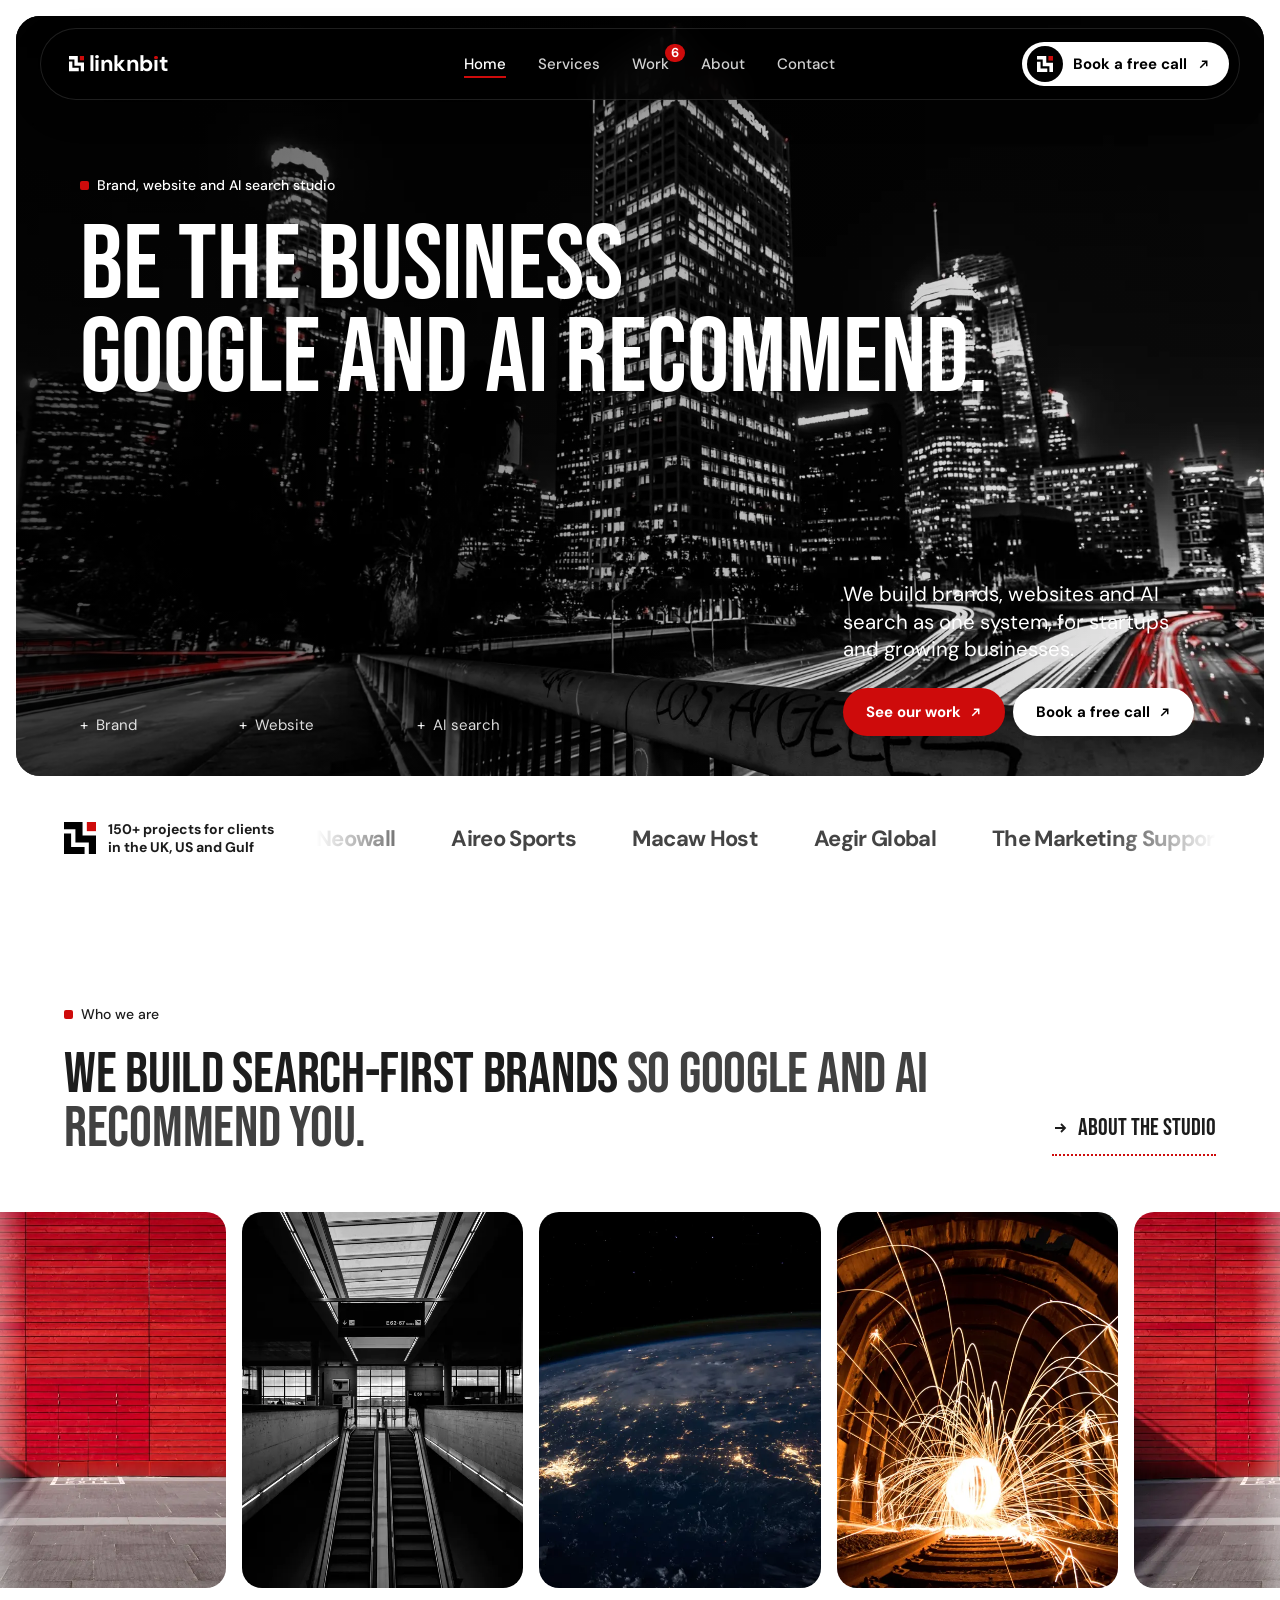
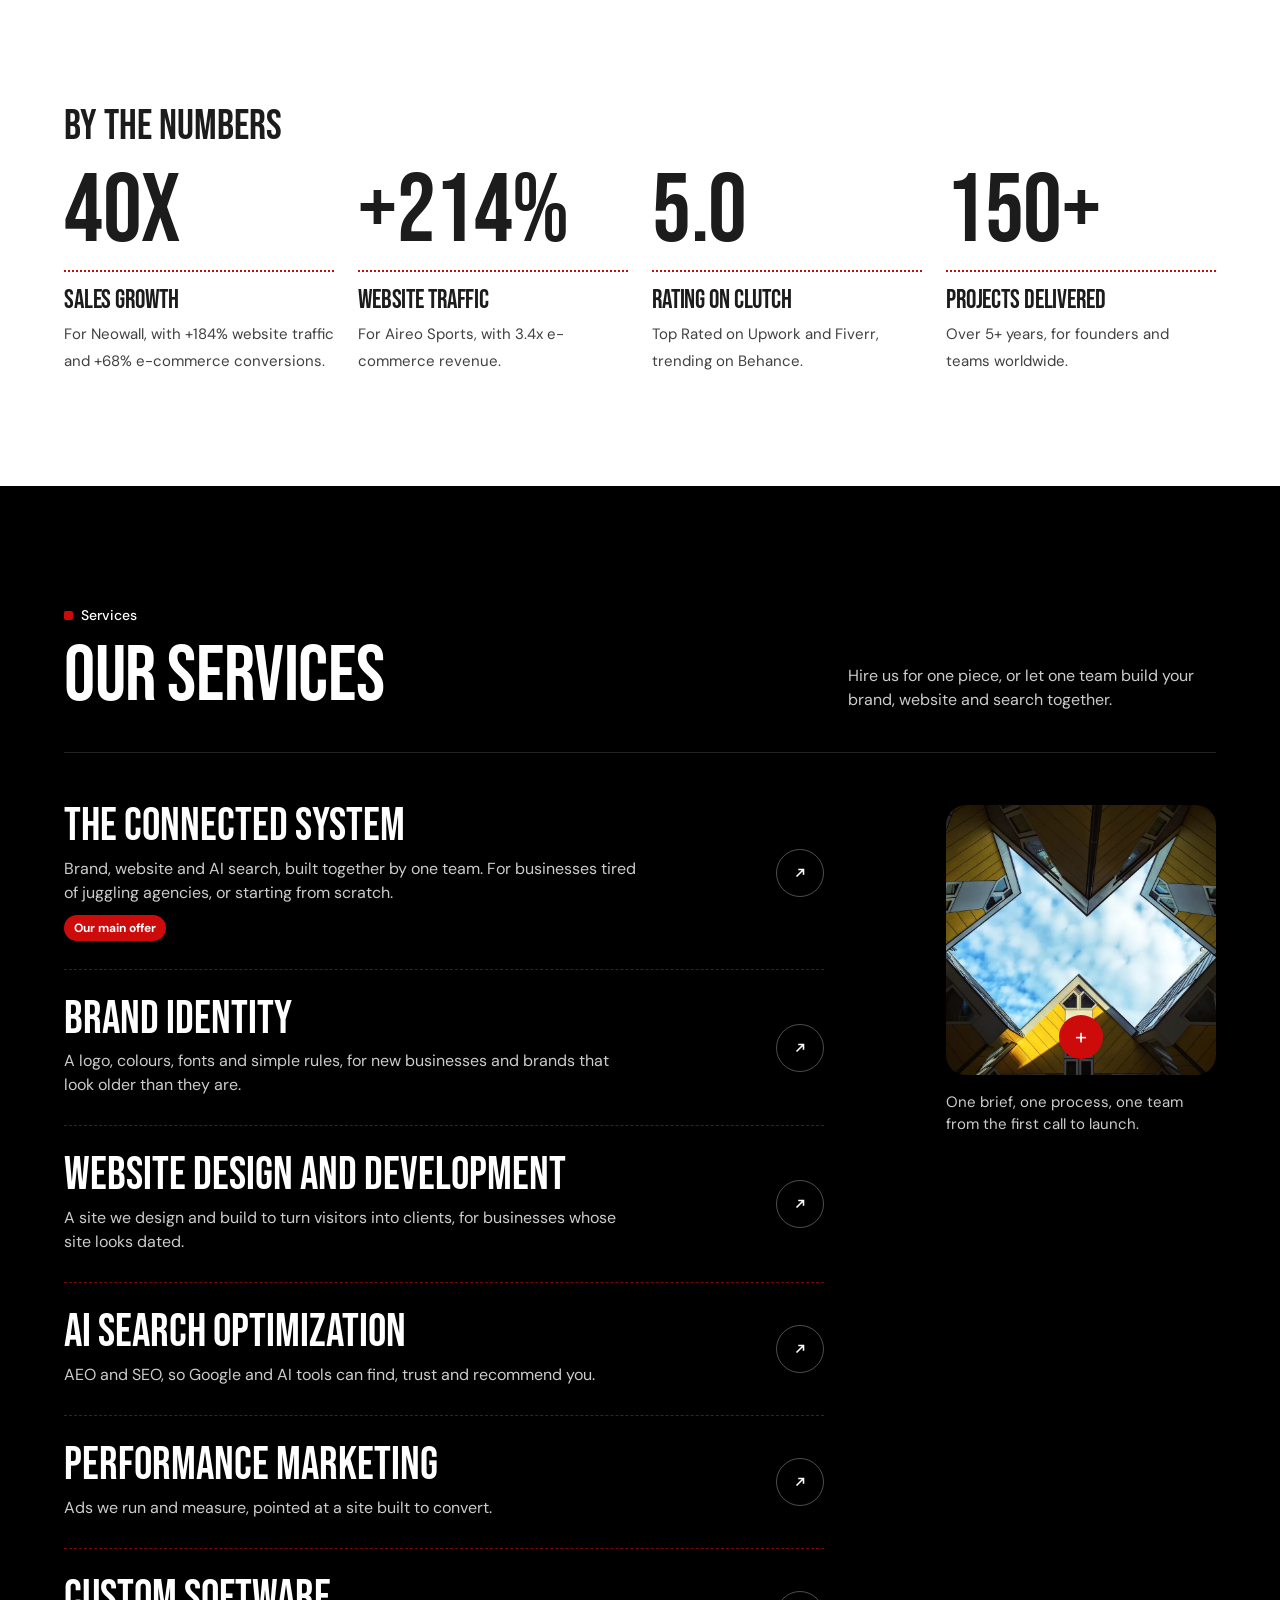
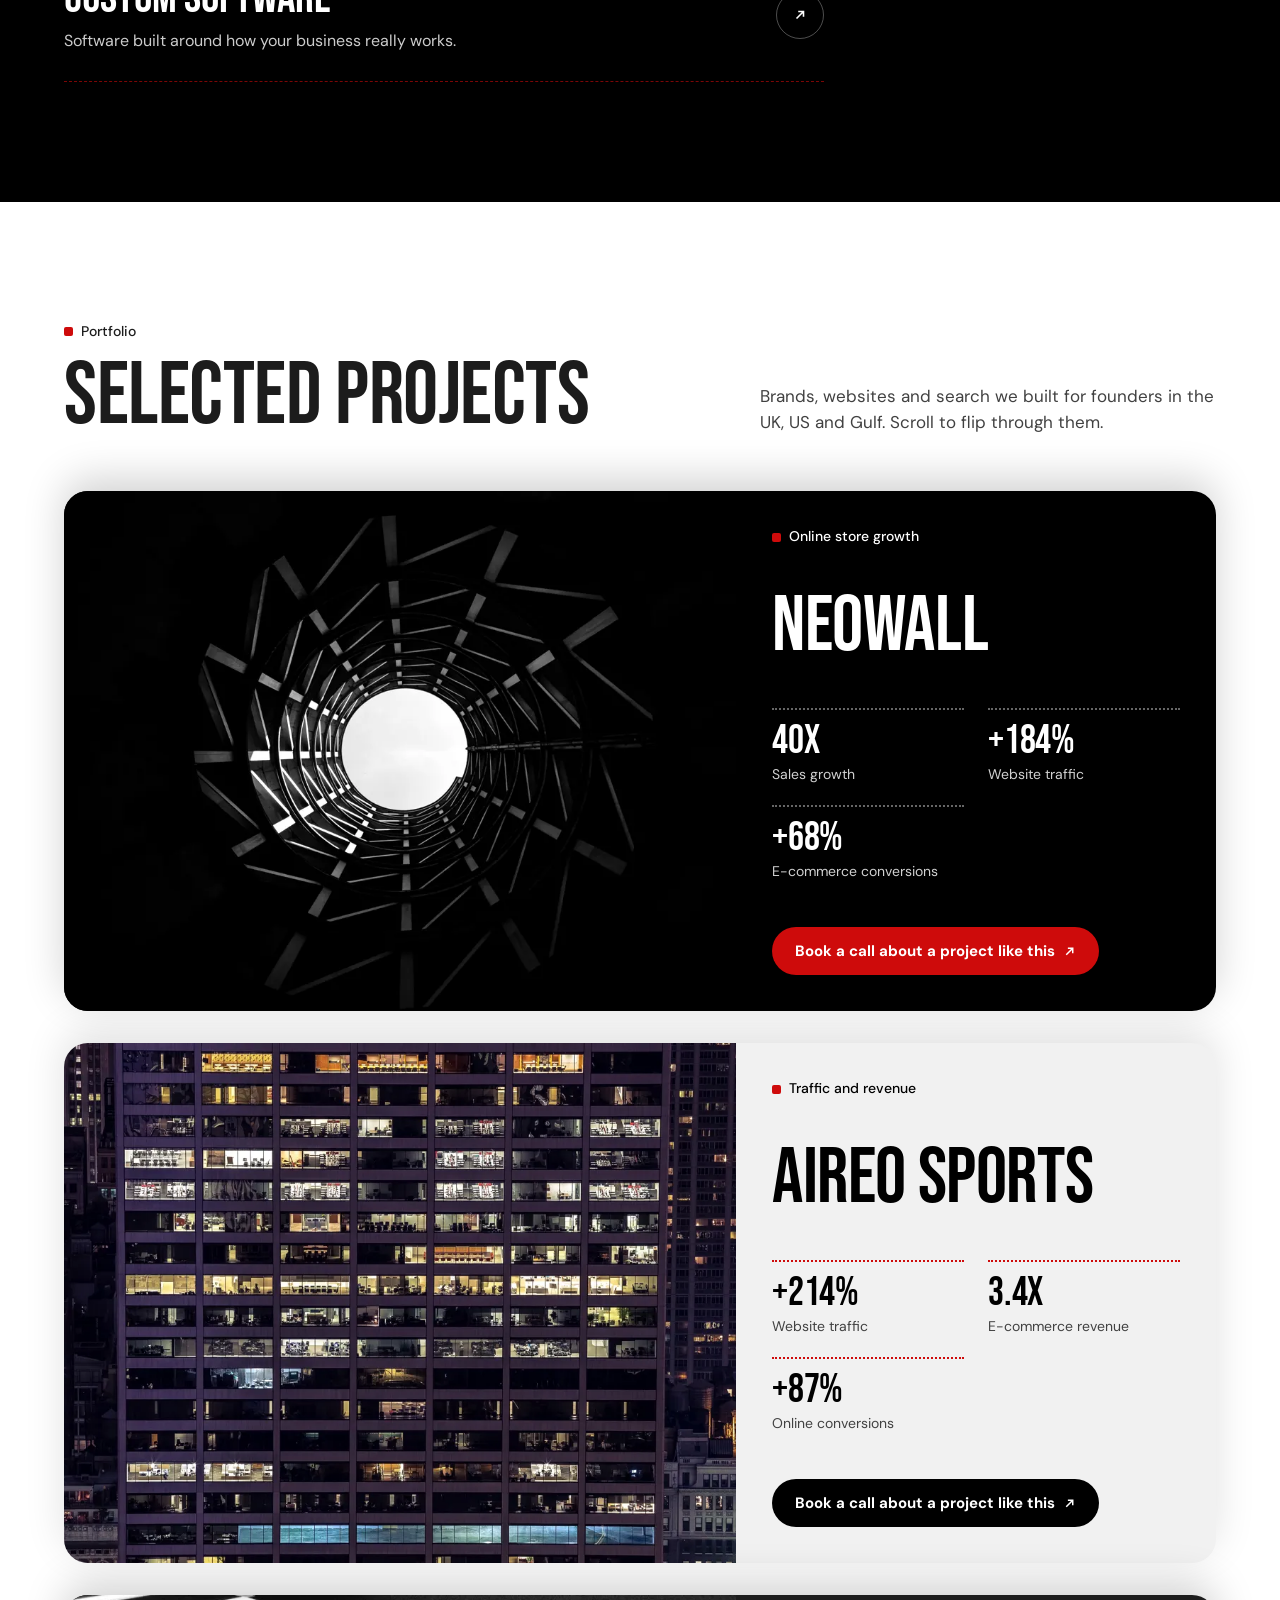
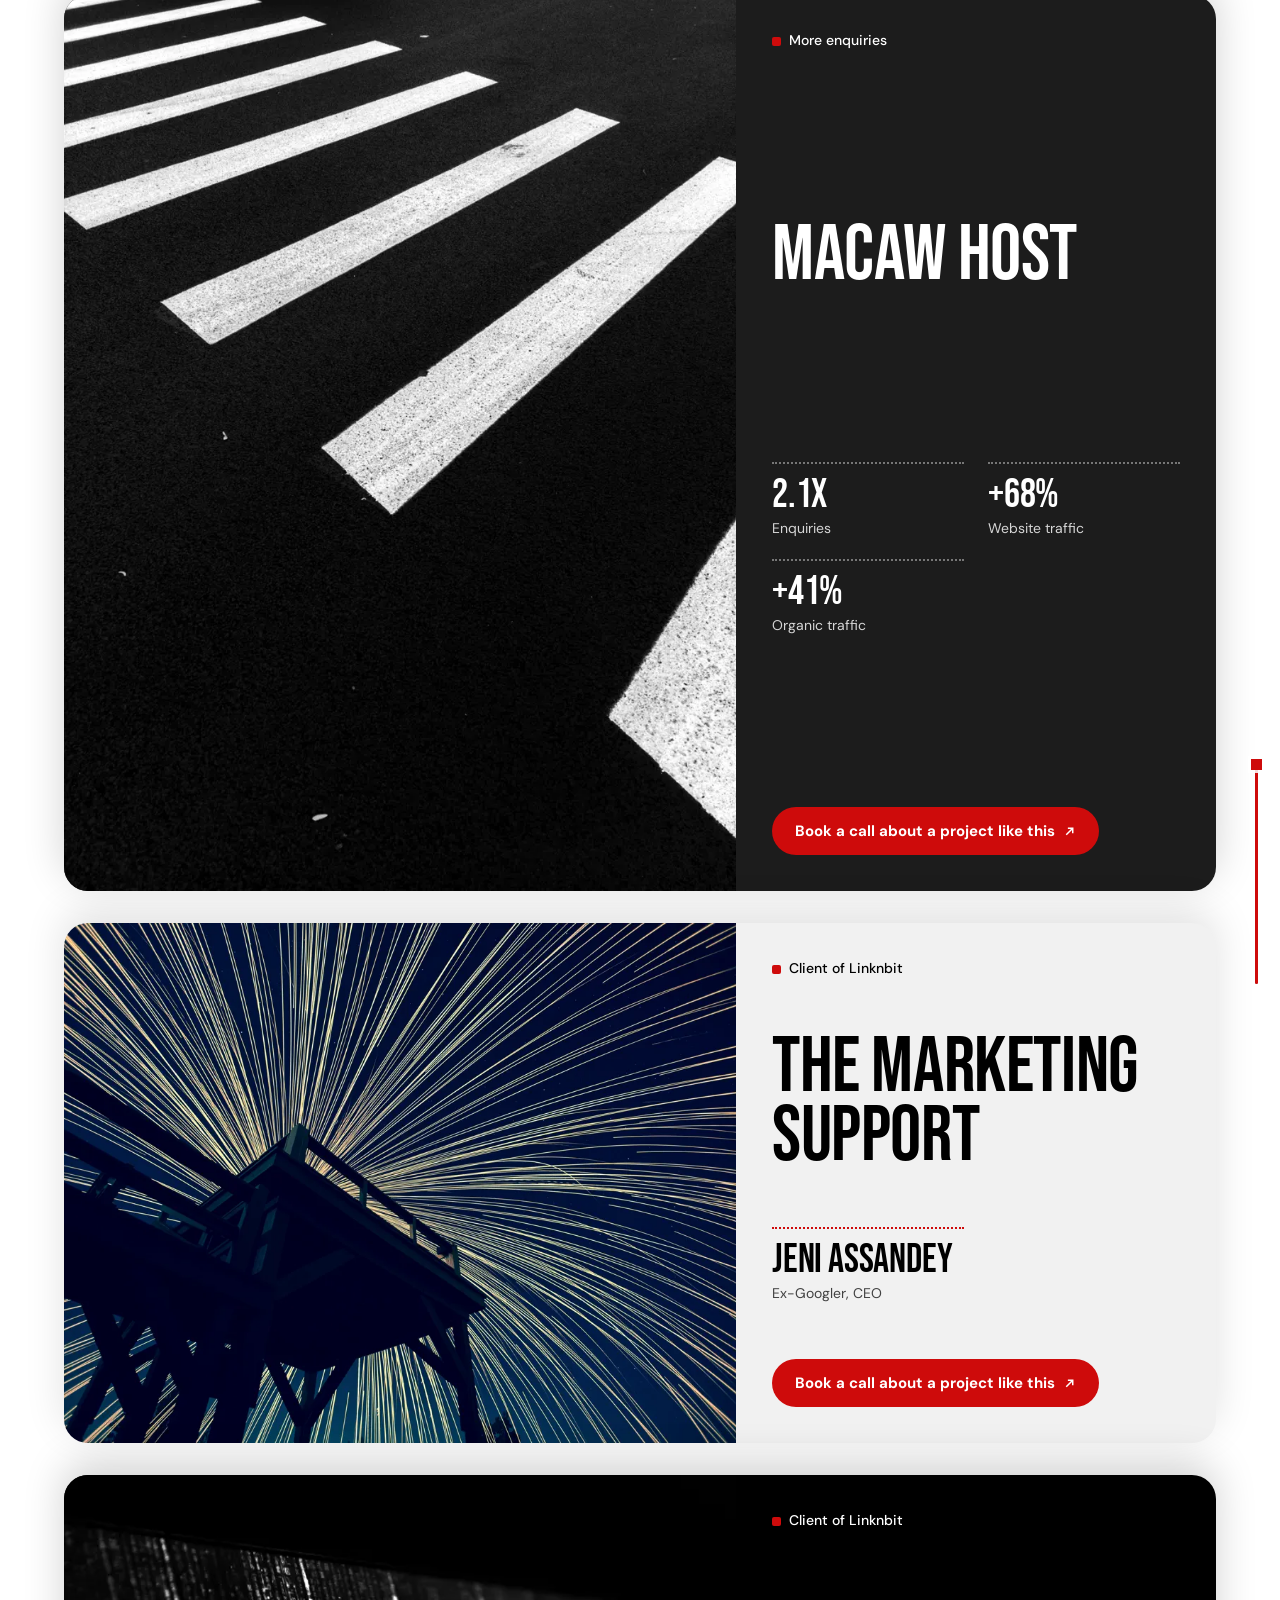
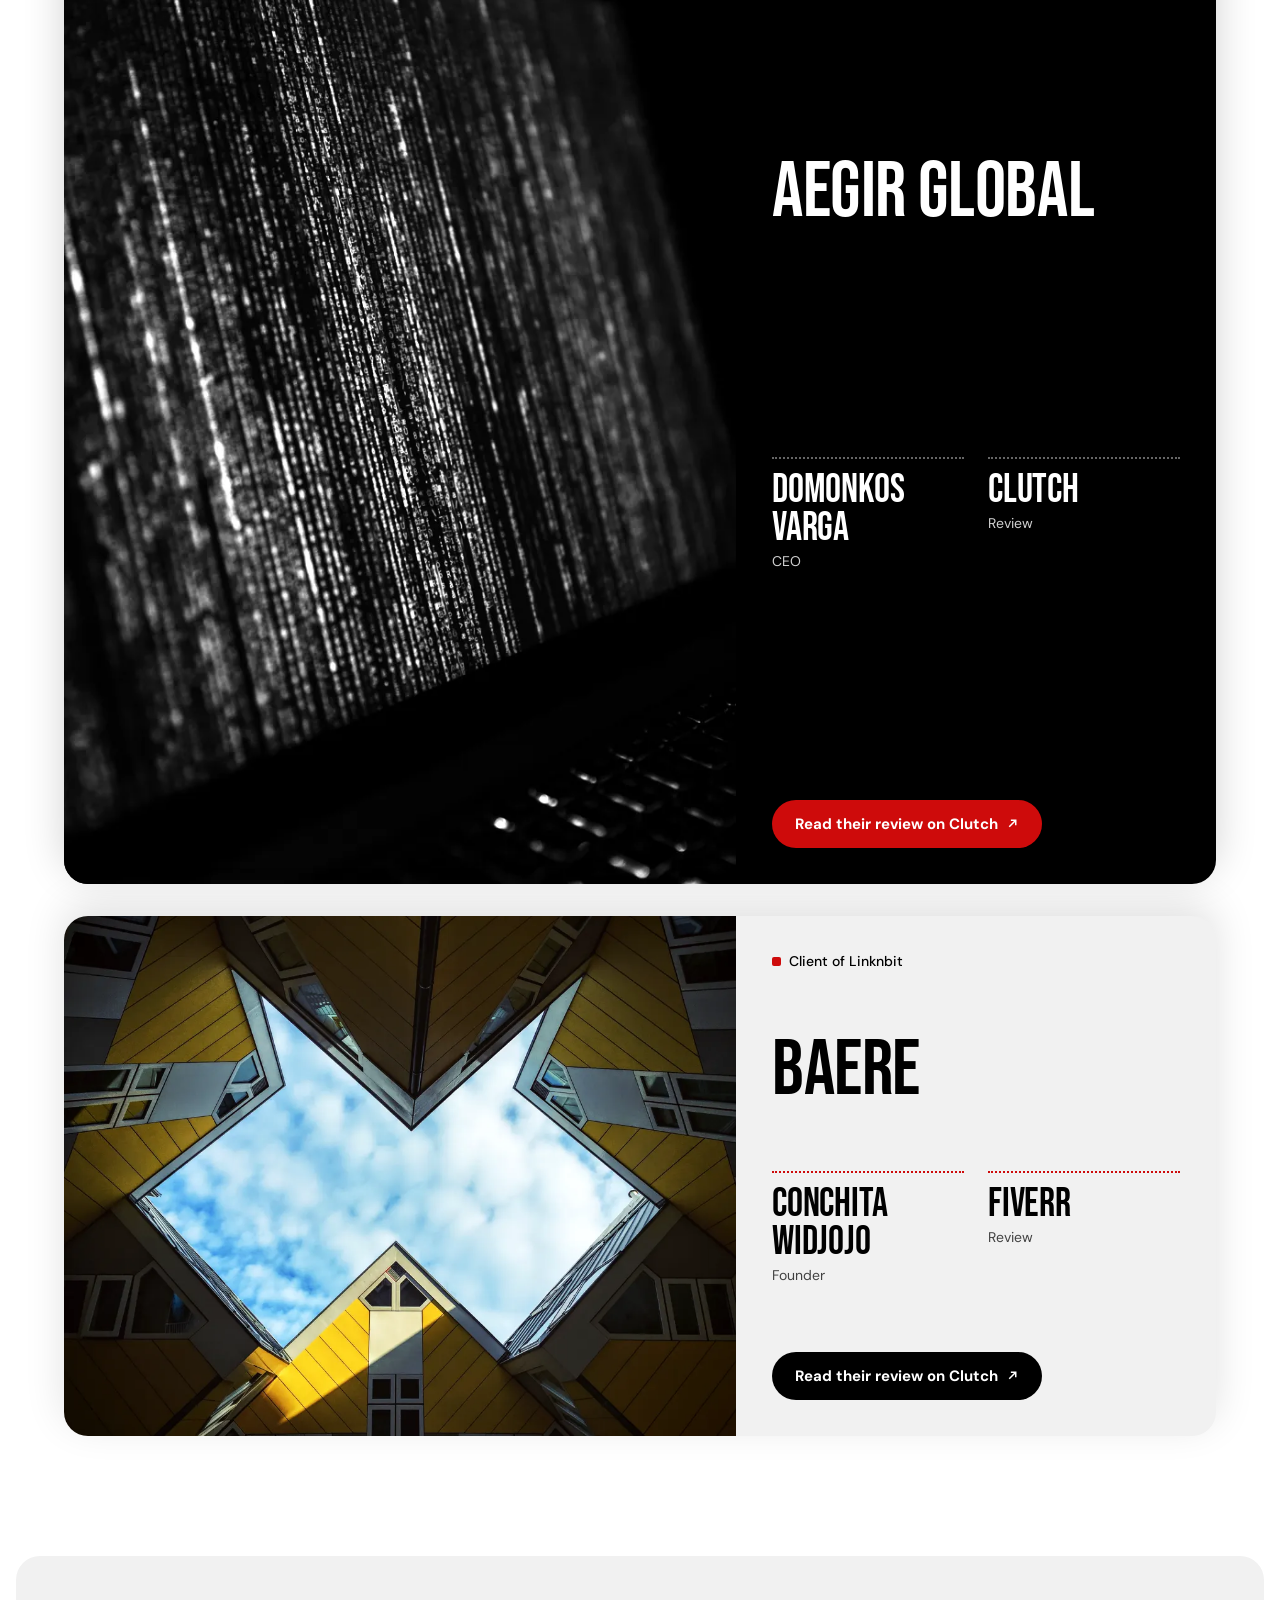
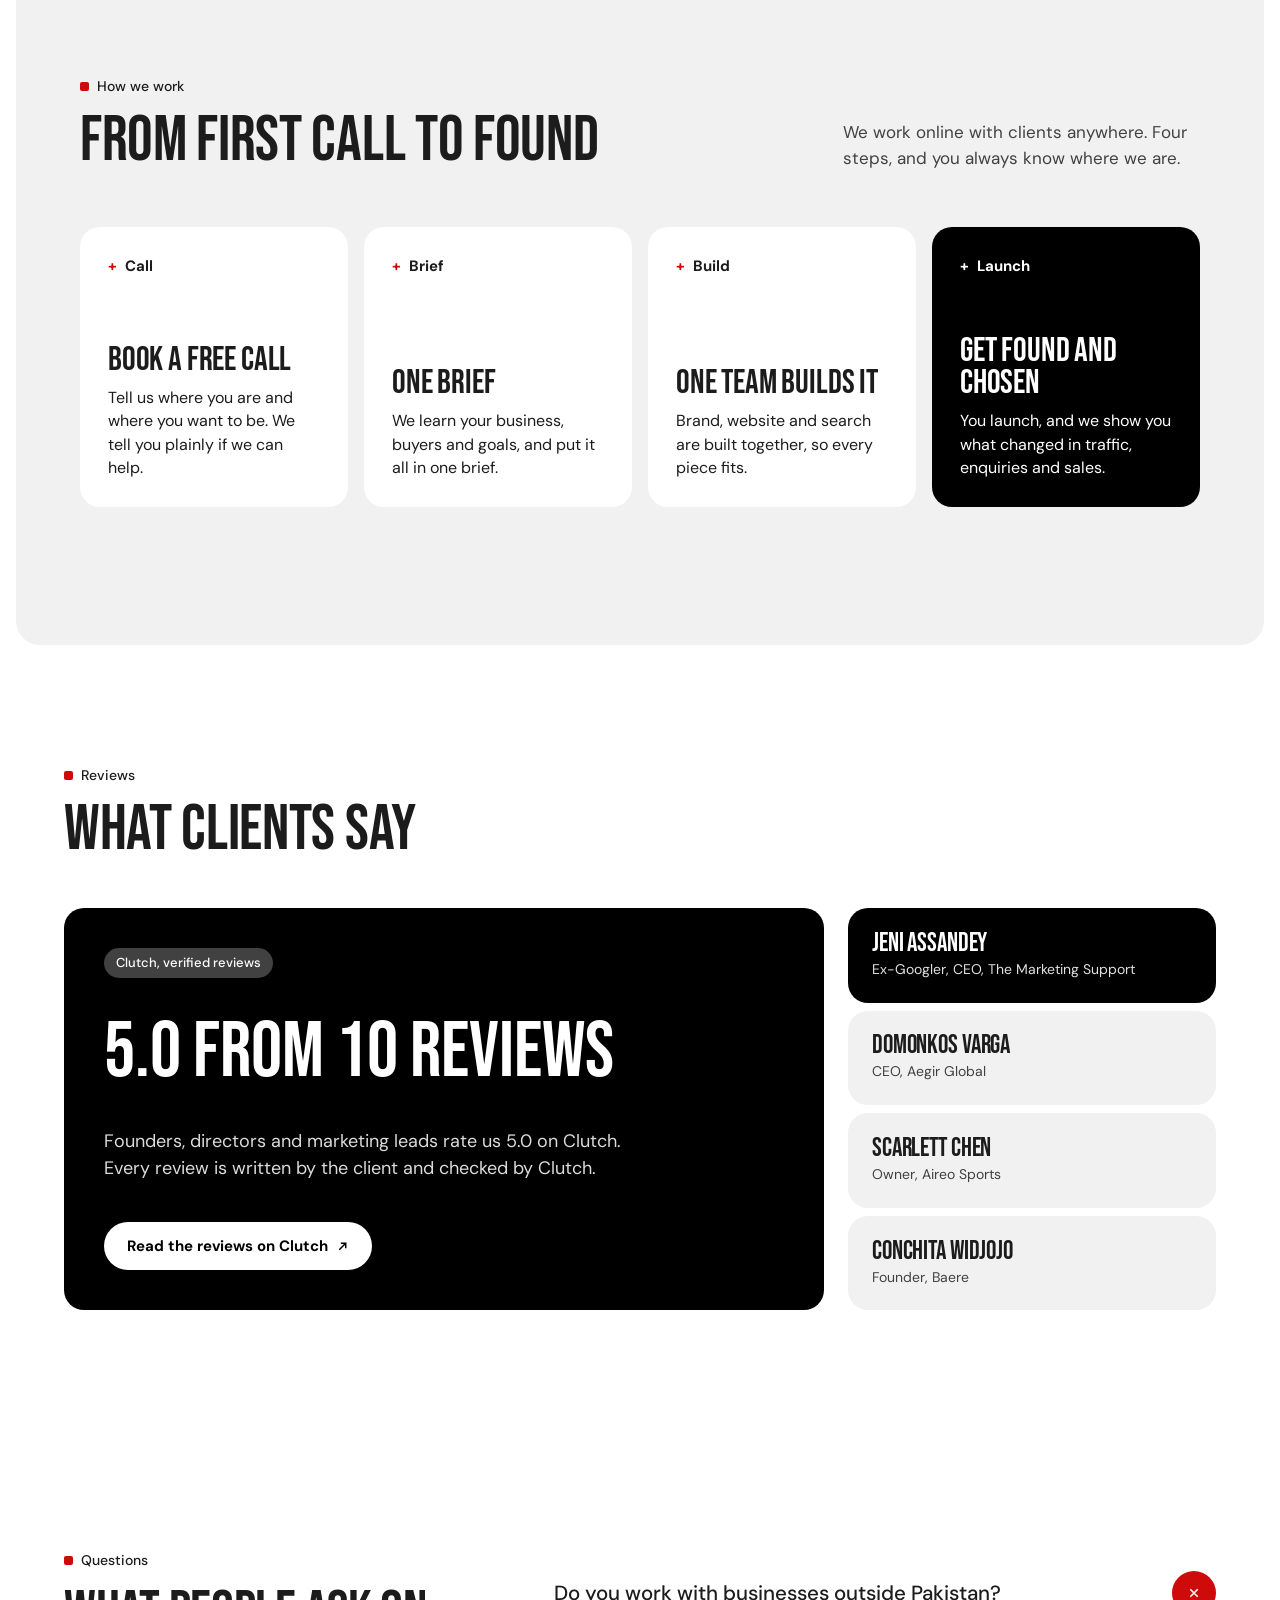
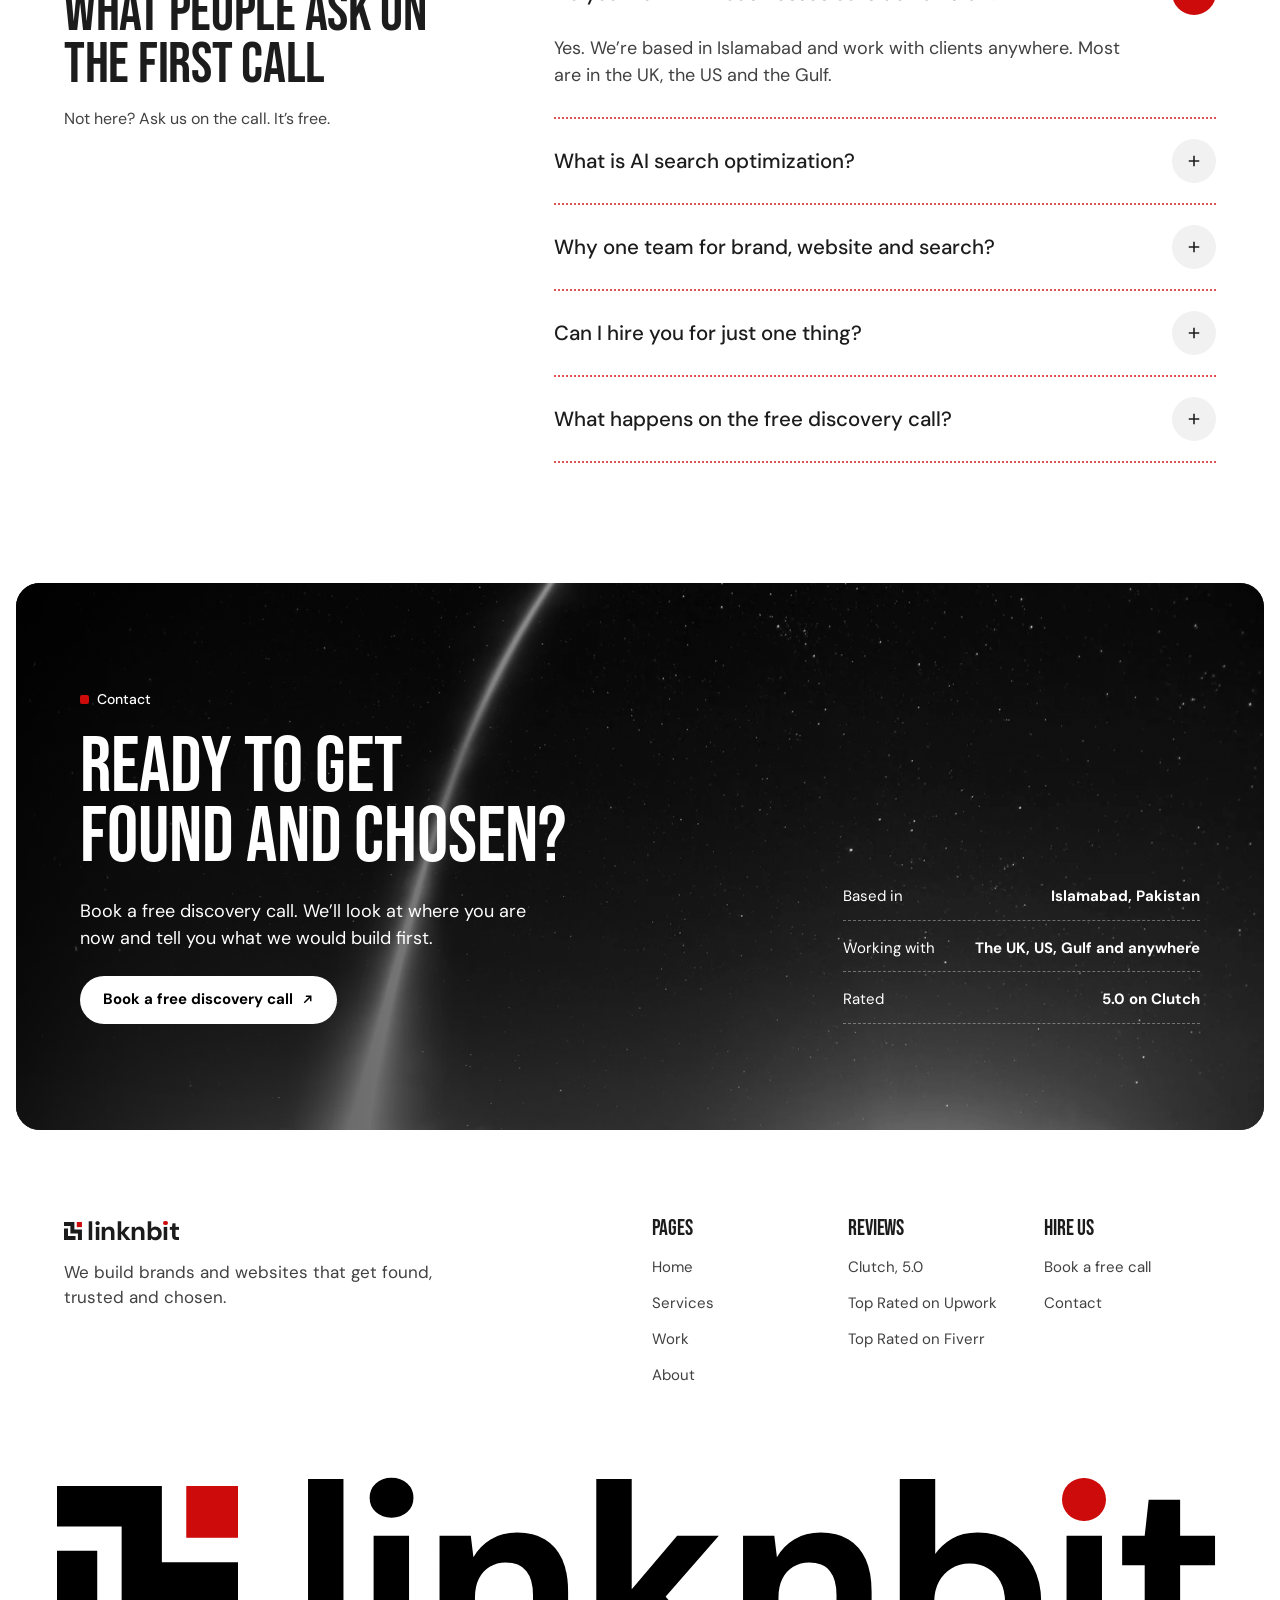
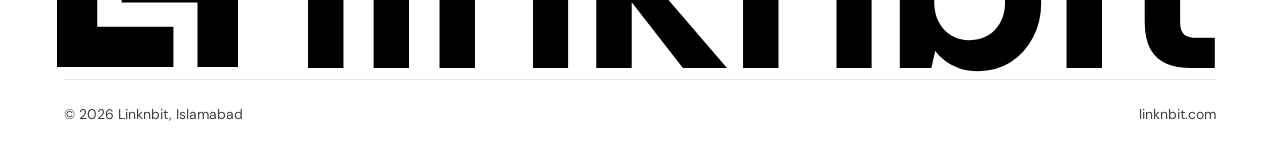
<file: index.html>
<!doctype html>
<html lang="en">
<head>
<meta charset="utf-8">
<meta name="viewport" content="width=device-width, initial-scale=1">
<title>Linknbit | Branding, Websites &amp; AI Search for UK, US, Gulf</title>
<meta name="description" content="We build brands, websites and AI search for startups and growing businesses, so Google and AI recommend you. Rated 5.0 on Clutch.">
<link rel="canonical" href="https://linknbit.pages.dev/">
<meta name="robots" content="index, follow">
<meta name="theme-color" content="#000000">
<link rel="icon" href="/favicon.ico" sizes="48x48">
<link rel="icon" href="/favicon.svg" type="image/svg+xml">
<link rel="icon" href="/favicon-32x32.png" type="image/png" sizes="32x32">
<link rel="icon" href="/favicon-16x16.png" type="image/png" sizes="16x16">
<link rel="apple-touch-icon" href="/apple-touch-icon.png" sizes="180x180">
<link rel="manifest" href="/site.webmanifest">
<meta property="og:type" content="website">
<meta property="og:site_name" content="Linknbit">
<meta property="og:title" content="Linknbit | Branding, Websites &amp; AI Search for UK, US, Gulf">
<meta property="og:description" content="We build brands, websites and AI search for startups and growing businesses, so Google and AI recommend you. Rated 5.0 on Clutch.">
<meta property="og:url" content="https://linknbit.pages.dev/">
<meta property="og:image" content="https://linknbit.pages.dev/share-image.png">
<meta property="og:image:width" content="1200">
<meta property="og:image:height" content="630">
<meta property="og:image:alt" content="Linknbit: Get found. Get trusted. Get chosen. Brand, website and AI search.">
<meta name="twitter:card" content="summary_large_image">
<meta name="twitter:title" content="Linknbit | Branding, Websites &amp; AI Search for UK, US, Gulf">
<meta name="twitter:description" content="We build brands, websites and AI search for startups and growing businesses, so Google and AI recommend you. Rated 5.0 on Clutch.">
<meta name="twitter:image" content="https://linknbit.pages.dev/share-image.png">
<meta name="twitter:image:alt" content="Linknbit: Get found. Get trusted. Get chosen. Brand, website and AI search.">
<link rel="preload" href="/fonts/bebas-neue-400.woff2" as="font" type="font/woff2" crossorigin>
<link rel="preload" href="/fonts/dm-sans-400.woff2" as="font" type="font/woff2" crossorigin>
<link rel="stylesheet" href="/styles.css">
</head>
<body>
<div class="c">
<header class="c-nav">
<a class="home" href="/" aria-label="Linknbit home"><span class="lk" aria-hidden="true"><svg viewBox="0 0 549 549"><path fill="currentColor" d="M0 0H318V231H549V549H426V353H196V123H0Z"/><path fill="currentColor" d="M0 196H122V427H353V549H0Z"/><rect x="392" width="157" height="157" fill="#CE0B0B"/></svg>linknb<span class="di">ı</span>t</span></a>
<nav class="c-links" aria-label="Main"><a class="on" href="/" aria-current="page">Home</a><a href="/services/">Services</a><a href="/#c-work">Work<sup aria-label="6 projects">6</sup></a><a href="/about/">About</a><a href="/contact/">Contact</a></nav>
<div class="rt">
<a class="bt bw" href="https://calendly.com/linknbit/discovery-call"><span class="av"><svg viewBox="0 0 549 549" aria-hidden="true"><path fill="#FFFFFF" d="M0 0H318V231H549V549H426V353H196V123H0Z"/><path fill="#FFFFFF" d="M0 196H122V427H353V549H0Z"/><rect x="392" width="157" height="157" fill="#CE0B0B"/></svg></span>Book a free call<svg viewBox="0 0 16 16" aria-hidden="true"><path d="M4 12L12 4M6 4h6v6" fill="none" stroke="currentColor" stroke-width="1.8"/></svg></a>
<button class="c-mb" type="button" aria-label="Open menu" aria-expanded="false" aria-controls="menu"><svg viewBox="0 0 20 20" aria-hidden="true"><path d="M3 7h14M3 13h14" stroke="currentColor" stroke-width="2"/></svg></button>
</div>
</header>
<div class="c-menu" id="menu" aria-hidden="true">
<div class="top"><span class="lk" style="font-size:20px" aria-hidden="true"><svg viewBox="0 0 549 549"><path fill="currentColor" d="M0 0H318V231H549V549H426V353H196V123H0Z"/><path fill="currentColor" d="M0 196H122V427H353V549H0Z"/><rect x="392" width="157" height="157" fill="#CE0B0B"/></svg>linknb<span class="di">ı</span>t</span><button class="c-mb" type="button" aria-label="Close menu" style="display:grid"><svg viewBox="0 0 20 20" aria-hidden="true"><path d="M5 5l10 10M15 5L5 15" stroke="currentColor" stroke-width="2"/></svg></button></div>
<nav aria-label="Menu"><a class="on" href="/" aria-current="page">Home</a><a href="/services/">Services</a><a href="/#c-work">Work</a><a href="/about/">About</a><a href="/contact/">Contact</a></nav>
<a class="bt br" href="https://calendly.com/linknbit/discovery-call" style="height:52px">Book a free discovery call</a>
<div class="soc"><a href="https://clutch.co/profile/linknbit" rel="noopener" target="_blank">Clutch</a></div>
</div>
<main id="main">
<section class="c-hero" id="top">
<figure class="bgi slides"><img fetchpriority="high" class="s1" src="/images/hero-city-night.webp" alt="City towers at night in black and white, with red light trails on the road"><img loading="lazy" decoding="async" class="s2" src="/images/hero-skyline-storm.webp" alt="A stormy city skyline in black and white"><img loading="lazy" decoding="async" class="s3" src="/images/hero-tower.webp" alt="A tall tower seen between two dark buildings"></figure><span class="streaks" aria-hidden="true"><i></i><i></i><i></i><i></i><i></i><i></i></span>
<div class="w">
<span class="lb">Brand, website and AI search studio</span>
<h1><span class="ln"><span>Be the business</span></span><span class="ln"><span>Google and AI recommend.</span></span></h1>
<div class="lo">
<div class="c-plus hrow"><span>Brand</span><span>Website</span><span>AI search</span></div>
<div class="ri hsub">
<p>We build brands, websites and AI search as one system, for startups and growing businesses.</p>
<div class="row"><a class="bt br" href="/#c-work">See our work<svg viewBox="0 0 16 16" aria-hidden="true"><path d="M4 12L12 4M6 4h6v6" fill="none" stroke="currentColor" stroke-width="1.8"/></svg></a><a class="bt bw" href="https://calendly.com/linknbit/discovery-call">Book a free call<svg viewBox="0 0 16 16" aria-hidden="true"><path d="M4 12L12 4M6 4h6v6" fill="none" stroke="currentColor" stroke-width="1.8"/></svg></a></div>
</div>
</div>
</div>
</section>
<section class="c-strip" aria-label="Clients">
<div class="w c-logos">
<div class="lead"><svg viewBox="0 0 549 549" aria-hidden="true"><path fill="#000" d="M0 0H318V231H549V549H426V353H196V123H0Z"/><path fill="#000" d="M0 196H122V427H353V549H0Z"/><rect x="392" width="157" height="157" fill="#CE0B0B"/></svg>150+ projects for clients in the UK, US and Gulf</div>
<div class="mq" aria-hidden="true"><div class="tr"><span>Neowall</span><span>Aireo Sports</span><span>Macaw Host</span><span>Aegir Global</span><span>The Marketing Support</span><span>Baere</span><span>Neowall</span><span>Aireo Sports</span><span>Macaw Host</span><span>Aegir Global</span><span>The Marketing Support</span><span>Baere</span></div></div>
</div>
</section>
<section class="c-who sec" id="c-about" aria-labelledby="c-who-h">
<div class="w">
<div class="g">
<div class="l"><span class="lb">Who we are</span><h2 id="c-who-h">We build search-first brands <span>so Google and AI recommend you.</span></h2></div>
<a class="ab" href="/about/"><svg viewBox="0 0 16 16" aria-hidden="true"><path d="M3 8h10M9 4l4 4-4 4" fill="none" stroke="currentColor" stroke-width="1.8"/></svg>About the studio</a>
</div>
<div class="c-row" aria-label="Photos"><div class="c-track"><figure><img loading="lazy" decoding="async" src="/images/red-wall.webp" alt="A clean red wall meeting the street"></figure><figure><img loading="lazy" decoding="async" src="/images/escalator.webp" alt="A long escalator rising through a station"></figure><figure><img loading="lazy" decoding="async" src="/images/earth-at-night.webp" alt="The earth at night, cities lit up"></figure><figure><img loading="lazy" decoding="async" src="/images/sparks.webp" alt="Sparks spinning in a circle of light"></figure><figure aria-hidden="true"><img loading="lazy" decoding="async" src="/images/red-wall.webp" alt=""></figure><figure aria-hidden="true"><img loading="lazy" decoding="async" src="/images/escalator.webp" alt=""></figure><figure aria-hidden="true"><img loading="lazy" decoding="async" src="/images/earth-at-night.webp" alt=""></figure><figure aria-hidden="true"><img loading="lazy" decoding="async" src="/images/sparks.webp" alt=""></figure><figure aria-hidden="true"><img loading="lazy" decoding="async" src="/images/red-wall.webp" alt="A clean red wall meeting the street"></figure><figure aria-hidden="true"><img loading="lazy" decoding="async" src="/images/escalator.webp" alt="A long escalator rising through a station"></figure><figure aria-hidden="true"><img loading="lazy" decoding="async" src="/images/earth-at-night.webp" alt="The earth at night, cities lit up"></figure><figure aria-hidden="true"><img loading="lazy" decoding="async" src="/images/sparks.webp" alt="Sparks spinning in a circle of light"></figure><figure aria-hidden="true"><img loading="lazy" decoding="async" src="/images/red-wall.webp" alt=""></figure><figure aria-hidden="true"><img loading="lazy" decoding="async" src="/images/escalator.webp" alt=""></figure><figure aria-hidden="true"><img loading="lazy" decoding="async" src="/images/earth-at-night.webp" alt=""></figure><figure aria-hidden="true"><img loading="lazy" decoding="async" src="/images/sparks.webp" alt=""></figure></div></div>
</div>
</section>
<section class="c-num sec" style="padding-top:0;padding-bottom:112px" aria-labelledby="c-num-h">
<div class="w">
<h2 class="h2" id="c-num-h" style="font-size:clamp(36px,3.3cqi,48px)">By the numbers</h2>
<div class="row4">
<div class="rv"><div class="n"><span class="sr">40x</span><span aria-hidden="true"><span class="cu" style="--n:40"></span>x</span></div><div class="dl"><b>Sales growth</b><span>For Neowall, with +184% website traffic and +68% e-commerce conversions.</span></div></div>
<div class="rv"><div class="n"><span class="sr">+214%</span><span aria-hidden="true">+<span class="cu" style="--n:214"></span>%</span></div><div class="dl"><b>Website traffic</b><span>For Aireo Sports, with 3.4x e-commerce revenue.</span></div></div>
<div class="rv"><div class="n">5.0</div><div class="dl"><b>Rating on Clutch</b><span>Top Rated on Upwork and Fiverr, trending on Behance.</span></div></div>
<div class="rv"><div class="n"><span class="sr">150+</span><span aria-hidden="true"><span class="cu" style="--n:150"></span>+</span></div><div class="dl"><b>Projects delivered</b><span>Over 5+ years, for founders and teams worldwide.</span></div></div>
</div>
</div>
</section>
<section class="c-svc sec" id="c-services" aria-labelledby="c-svc-h">
<div class="w">
<div class="hd g">
<div class="l"><span class="lb">Services</span><h2 id="c-svc-h">Our services</h2></div>
<p class="mu" style="font-size:16px">Hire us for one piece, or let one team build your brand, website and search together.</p>
</div>
<div class="body g">
<div class="c-list">
<a class="c-it main rv" href="https://calendly.com/linknbit/discovery-call"><span><span class="t">The connected system</span><span class="d">Brand, website and AI search, built together by one team. For businesses tired of juggling agencies, or starting from scratch.</span><span class="tag">Our main offer</span></span><span class="go" aria-hidden="true"><svg viewBox="0 0 16 16"><path d="M4 12L12 4M6 4h6v6" fill="none" stroke="currentColor" stroke-width="1.8"/></svg></span></a>
<a class="c-it rv" href="https://calendly.com/linknbit/discovery-call"><span><span class="t">Brand Identity</span><span class="d">A logo, colours, fonts and simple rules, for new businesses and brands that look older than they are.</span></span><span class="go" aria-hidden="true"><svg viewBox="0 0 16 16"><path d="M4 12L12 4M6 4h6v6" fill="none" stroke="currentColor" stroke-width="1.8"/></svg></span></a>
<a class="c-it rv" href="https://calendly.com/linknbit/discovery-call"><span><span class="t">Website Design and Development</span><span class="d">A site we design and build to turn visitors into clients, for businesses whose site looks dated.</span></span><span class="go" aria-hidden="true"><svg viewBox="0 0 16 16"><path d="M4 12L12 4M6 4h6v6" fill="none" stroke="currentColor" stroke-width="1.8"/></svg></span></a>
<a class="c-it rv" href="https://calendly.com/linknbit/discovery-call"><span><span class="t">AI Search Optimization</span><span class="d">AEO and SEO, so Google and AI tools can find, trust and recommend you.</span></span><span class="go" aria-hidden="true"><svg viewBox="0 0 16 16"><path d="M4 12L12 4M6 4h6v6" fill="none" stroke="currentColor" stroke-width="1.8"/></svg></span></a>
<a class="c-it rv" href="https://calendly.com/linknbit/discovery-call"><span><span class="t">Performance Marketing</span><span class="d">Ads we run and measure, pointed at a site built to convert.</span></span><span class="go" aria-hidden="true"><svg viewBox="0 0 16 16"><path d="M4 12L12 4M6 4h6v6" fill="none" stroke="currentColor" stroke-width="1.8"/></svg></span></a>
<a class="c-it rv" href="https://calendly.com/linknbit/discovery-call"><span><span class="t">Custom Software</span><span class="d">Software built around how your business really works.</span></span><span class="go" aria-hidden="true"><svg viewBox="0 0 16 16"><path d="M4 12L12 4M6 4h6v6" fill="none" stroke="currentColor" stroke-width="1.8"/></svg></span></a>
</div>
<div class="c-side">
<figure><img loading="lazy" decoding="async" src="/images/skylight.webp" alt="A geometric skylight seen from below"><span class="plus" aria-hidden="true">+</span></figure>
<p>One brief, one process, one team from the first call to launch.</p>
</div>
</div>
</div>
</section>
<section class="c-pf sec" id="c-work" aria-labelledby="c-pf-h">
<div class="w">
<div class="hd"><div class="l"><span class="lb">Portfolio</span><h2 id="c-pf-h">Selected projects</h2></div><p class="md" style="font-size:17px;max-width:38ch">Brands, websites and search we built for founders in the UK, US and Gulf. Scroll to flip through them.</p></div>
<ol class="pf-stack">
<li class="pfc t-d" style="--i:0"><figure><img loading="lazy" decoding="async" src="/images/light-tunnel.webp" alt="A tunnel of light seen from inside"></figure><div class="info"><div class="top"><span class="lb">Online store growth</span></div><h3>Neowall</h3><div class="stats"><div><b><span class="sr">40x</span><span aria-hidden="true"><span class="cu" style="--n:40"></span>x</span></b><span>Sales growth</span></div><div><b><span class="sr">+184%</span><span aria-hidden="true">+<span class="cu" style="--n:184"></span>%</span></b><span>Website traffic</span></div><div><b><span class="sr">+68%</span><span aria-hidden="true">+<span class="cu" style="--n:68"></span>%</span></b><span>E-commerce conversions</span></div></div><a class="bt br" href="https://calendly.com/linknbit/discovery-call">Book a call about a project like this<svg viewBox="0 0 16 16" aria-hidden="true"><path d="M4 12L12 4M6 4h6v6" fill="none" stroke="currentColor" stroke-width="1.8"/></svg></a></div></li>
<li class="pfc t-r" style="--i:1"><figure><img loading="lazy" decoding="async" src="/images/office-tower.webp" alt="An office tower at night, its windows lit warm yellow"></figure><div class="info"><div class="top"><span class="lb">Traffic and revenue</span></div><h3>Aireo Sports</h3><div class="stats"><div><b><span class="sr">+214%</span><span aria-hidden="true">+<span class="cu" style="--n:214"></span>%</span></b><span>Website traffic</span></div><div><b>3.4x</b><span>E-commerce revenue</span></div><div><b><span class="sr">+87%</span><span aria-hidden="true">+<span class="cu" style="--n:87"></span>%</span></b><span>Online conversions</span></div></div><a class="bt bk" href="https://calendly.com/linknbit/discovery-call">Book a call about a project like this<svg viewBox="0 0 16 16" aria-hidden="true"><path d="M4 12L12 4M6 4h6v6" fill="none" stroke="currentColor" stroke-width="1.8"/></svg></a></div></li>
<li class="pfc t-g" style="--i:2"><figure><img loading="lazy" decoding="async" src="/images/road-lines.webp" alt="White road markings on black asphalt"></figure><div class="info"><div class="top"><span class="lb">More enquiries</span></div><h3>Macaw Host</h3><div class="stats"><div><b>2.1x</b><span>Enquiries</span></div><div><b><span class="sr">+68%</span><span aria-hidden="true">+<span class="cu" style="--n:68"></span>%</span></b><span>Website traffic</span></div><div><b><span class="sr">+41%</span><span aria-hidden="true">+<span class="cu" style="--n:41"></span>%</span></b><span>Organic traffic</span></div></div><a class="bt br" href="https://calendly.com/linknbit/discovery-call">Book a call about a project like this<svg viewBox="0 0 16 16" aria-hidden="true"><path d="M4 12L12 4M6 4h6v6" fill="none" stroke="currentColor" stroke-width="1.8"/></svg></a></div></li>
<li class="pfc t-k" style="--i:3"><figure><img loading="lazy" decoding="async" src="/images/star-trails.webp" alt="Star trails streaking behind a lookout tower"></figure><div class="info"><div class="top"><span class="lb">Client of Linknbit</span></div><h3>The Marketing Support</h3><div class="stats"><div><b>Jeni Assandey</b><span>Ex-Googler, CEO</span></div></div><a class="bt br" href="https://calendly.com/linknbit/discovery-call">Book a call about a project like this<svg viewBox="0 0 16 16" aria-hidden="true"><path d="M4 12L12 4M6 4h6v6" fill="none" stroke="currentColor" stroke-width="1.8"/></svg></a></div></li>
<li class="pfc t-d" style="--i:4"><figure><img loading="lazy" decoding="async" src="/images/code-screen.webp" alt="Lines of code glowing on a screen"></figure><div class="info"><div class="top"><span class="lb">Client of Linknbit</span></div><h3>Aegir Global</h3><div class="stats"><div><b>Domonkos Varga</b><span>CEO</span></div><div><b>Clutch</b><span>Review</span></div></div><a class="bt br" href="https://clutch.co/profile/linknbit" rel="noopener" target="_blank">Read their review on Clutch<svg viewBox="0 0 16 16" aria-hidden="true"><path d="M4 12L12 4M6 4h6v6" fill="none" stroke="currentColor" stroke-width="1.8"/></svg></a></div></li>
<li class="pfc t-r" style="--i:5"><figure><img loading="lazy" decoding="async" src="/images/skylight.webp" alt="A geometric skylight seen from below"></figure><div class="info"><div class="top"><span class="lb">Client of Linknbit</span></div><h3>Baere</h3><div class="stats"><div><b>Conchita Widjojo</b><span>Founder</span></div><div><b>Fiverr</b><span>Review</span></div></div><a class="bt bk" href="https://clutch.co/profile/linknbit" rel="noopener" target="_blank">Read their review on Clutch<svg viewBox="0 0 16 16" aria-hidden="true"><path d="M4 12L12 4M6 4h6v6" fill="none" stroke="currentColor" stroke-width="1.8"/></svg></a></div></li>
</ol>
</div>
</section>
<section class="c-hw sec" aria-labelledby="c-hw-h">
<div class="w">
<div class="hd g"><div class="l"><span class="lb">How we work</span><h2 id="c-hw-h">From first call to found</h2></div><p class="md" style="font-size:17px">We work online with clients anywhere. Four steps, and you always know where we are.</p></div>
<ol class="c-st">
<li class="rv"><span class="k">Call</span><div><h3>Book a free call</h3><p>Tell us where you are and where you want to be. We tell you plainly if we can help.</p></div></li>
<li class="rv"><span class="k">Brief</span><div><h3>One brief</h3><p>We learn your business, buyers and goals, and put it all in one brief.</p></div></li>
<li class="rv"><span class="k">Build</span><div><h3>One team builds it</h3><p>Brand, website and search are built together, so every piece fits.</p></div></li>
<li class="rv"><span class="k">Launch</span><div><h3>Get found and chosen</h3><p>You launch, and we show you what changed in traffic, enquiries and sales.</p></div></li>
</ol>
</div>
</section>
<section class="c-rv sec" aria-labelledby="c-rv-h">
<div class="w">
<div class="hd"><span class="lb">Reviews</span><h2 id="c-rv-h">What clients say</h2></div>
<div class="g">
<div class="c-q rv"><span class="ph">Clutch, verified reviews</span><p class="big">5.0 from 10 reviews</p><p class="lead">Founders, directors and marketing leads rate us 5.0 on Clutch. Every review is written by the client and checked by Clutch.</p><a class="bt bw" href="https://clutch.co/profile/linknbit" rel="noopener" target="_blank">Read the reviews on Clutch<svg viewBox="0 0 16 16" aria-hidden="true"><path d="M4 12L12 4M6 4h6v6" fill="none" stroke="currentColor" stroke-width="1.8"/></svg></a></div>
<div class="c-names">
<div class="rv"><b>Jeni Assandey</b><span>Ex-Googler, CEO, The Marketing Support</span></div>
<div class="rv"><b>Domonkos Varga</b><span>CEO, Aegir Global</span></div>
<div class="rv"><b>Scarlett Chen</b><span>Owner, Aireo Sports</span></div>
<div class="rv"><b>Conchita Widjojo</b><span>Founder, Baere</span></div>
</div>
</div>
</div>
</section>
<section class="c-faq sec" aria-labelledby="c-faq-h">
<div class="w g">
<div class="l"><span class="lb">Questions</span><h2 id="c-faq-h">What people ask on the first call</h2><p class="md" style="font-size:16px">Not here? Ask us on the call. It’s free.</p></div>
<div class="r">
<details class="c-f" open=""><summary>Do you work with businesses outside Pakistan?<span class="pl" aria-hidden="true"><svg viewBox="0 0 16 16"><path d="M8 2v12M2 8h12" stroke="currentColor" stroke-width="1.8"/></svg></span></summary><p>Yes. We’re based in Islamabad and work with clients anywhere. Most are in the UK, the US and the Gulf.</p></details>
<details class="c-f"><summary>What is AI search optimization?<span class="pl" aria-hidden="true"><svg viewBox="0 0 16 16"><path d="M8 2v12M2 8h12" stroke="currentColor" stroke-width="1.8"/></svg></span></summary><p>When people ask an AI tool for a recommendation, it names only a few businesses. AI search optimization makes your site clear enough for Google and AI tools to understand, trust and recommend you.</p></details>
<details class="c-f"><summary>Why one team for brand, website and search?<span class="pl" aria-hidden="true"><svg viewBox="0 0 16 16"><path d="M8 2v12M2 8h12" stroke="currentColor" stroke-width="1.8"/></svg></span></summary><p>Because they depend on each other. When three agencies build them apart, the pieces don’t connect. One team with one brief and one process fixes that.</p></details>
<details class="c-f"><summary>Can I hire you for just one thing?<span class="pl" aria-hidden="true"><svg viewBox="0 0 16 16"><path d="M8 2v12M2 8h12" stroke="currentColor" stroke-width="1.8"/></svg></span></summary><p>Yes. You can start with one service. If another piece is holding the rest back, we’ll tell you.</p></details>
<details class="c-f"><summary>What happens on the free discovery call?<span class="pl" aria-hidden="true"><svg viewBox="0 0 16 16"><path d="M8 2v12M2 8h12" stroke="currentColor" stroke-width="1.8"/></svg></span></summary><p>We ask about your business and goals, look at where you are now, and tell you plainly what we would do. It costs nothing.</p></details>
</div>
</div>
</section>
<section class="c-cta" id="c-contact" aria-labelledby="c-cta-h">
<figure class="bgi"><img loading="lazy" decoding="async" src="/images/rocket-launch.webp" alt="A rocket launch drawing a bright arc across the night sky"></figure>
<div class="w g">
<div class="l"><span class="lb">Contact</span><h2 id="c-cta-h">Ready to get<br>found and chosen?</h2><p style="font-size:18px;max-width:40ch">Book a free discovery call. We’ll look at where you are now and tell you what we would build first.</p><div class="row" style="display:flex;gap:8px;flex-wrap:wrap"><a class="bt bw" href="https://calendly.com/linknbit/discovery-call">Book a free discovery call<svg viewBox="0 0 16 16" aria-hidden="true"><path d="M4 12L12 4M6 4h6v6" fill="none" stroke="currentColor" stroke-width="1.8"/></svg></a></div></div>
<div class="r"><div><span>Based in</span><b>Islamabad, Pakistan</b></div><div><span>Working with</span><b>The UK, US, Gulf and anywhere</b></div><div><span>Rated</span><b>5.0 on Clutch</b></div></div>
</div>
</section>
</main>
<footer class="c-ft">
<div class="w">
<div class="cols g">
<div class="c1"><span class="lk" style="font-size:26px" aria-hidden="true"><svg viewBox="0 0 549 549"><path fill="currentColor" d="M0 0H318V231H549V549H426V353H196V123H0Z"/><path fill="currentColor" d="M0 196H122V427H353V549H0Z"/><rect x="392" width="157" height="157" fill="#CE0B0B"/></svg>linknb<span class="di">ı</span>t</span><p>We build brands and websites that get found, trusted and chosen.</p></div>
<div class="cc f"><h4>Pages</h4><a href="/">Home</a><a href="/services/">Services</a><a href="/#c-work">Work</a><a href="/about/">About</a></div>
<div class="cc"><h4>Reviews</h4><a href="https://clutch.co/profile/linknbit" rel="noopener" target="_blank">Clutch, 5.0</a><span>Top Rated on Upwork</span><span>Top Rated on Fiverr</span></div>
<div class="cc"><h4>Hire us</h4><a href="https://calendly.com/linknbit/discovery-call">Book a free call</a><a href="/contact/">Contact</a></div>
</div>
<div class="sign" role="img" aria-label="Linknbit"><span class="lk"><svg viewBox="0 0 549 549" aria-hidden="true"><path fill="currentColor" d="M0 0H318V231H549V549H426V353H196V123H0Z"/><path fill="currentColor" d="M0 196H122V427H353V549H0Z"/><rect x="392" width="157" height="157" fill="#CE0B0B"/></svg><span aria-hidden="true">linknb<span class="di">ı</span>t</span></span></div>
</div>
<div class="w"><div class="bar"><span>© 2026 Linknbit, Islamabad</span><span>linknbit.com</span></div></div>
</footer>
<div class="c-fab"><a class="bt br" href="https://calendly.com/linknbit/discovery-call">Book a free discovery call</a></div>
<div class="c-rail" aria-hidden="true"><i class="fill"></i><i class="dot"></i></div>
</div>
<script>
(function(){
var nav=document.querySelector('.c-nav'),menu=document.getElementById('menu'),btns=document.querySelectorAll('[aria-controls="menu"],.c-menu .c-mb');
function setOpen(o){menu.classList.toggle('op',o);menu.setAttribute('aria-hidden',o?'false':'true');document.querySelector('[aria-controls="menu"]').setAttribute('aria-expanded',o?'true':'false');document.documentElement.style.overflow=o?'hidden':'';if(o){var f=menu.querySelector('a');f&&f.focus();}}
btns.forEach(function(b){b.addEventListener('click',function(){setOpen(!menu.classList.contains('op'));});});
menu.querySelectorAll('a').forEach(function(a){a.addEventListener('click',function(){setOpen(false);});});
document.addEventListener('keydown',function(e){if(e.key==='Escape'&&menu.classList.contains('op')){setOpen(false);document.querySelector('[aria-controls="menu"]').focus();}});
function onScroll(){nav.classList.toggle('sc',window.scrollY>40);}
window.addEventListener('scroll',onScroll,{passive:true});onScroll();
})();
</script>
</body>
</html>
</file>
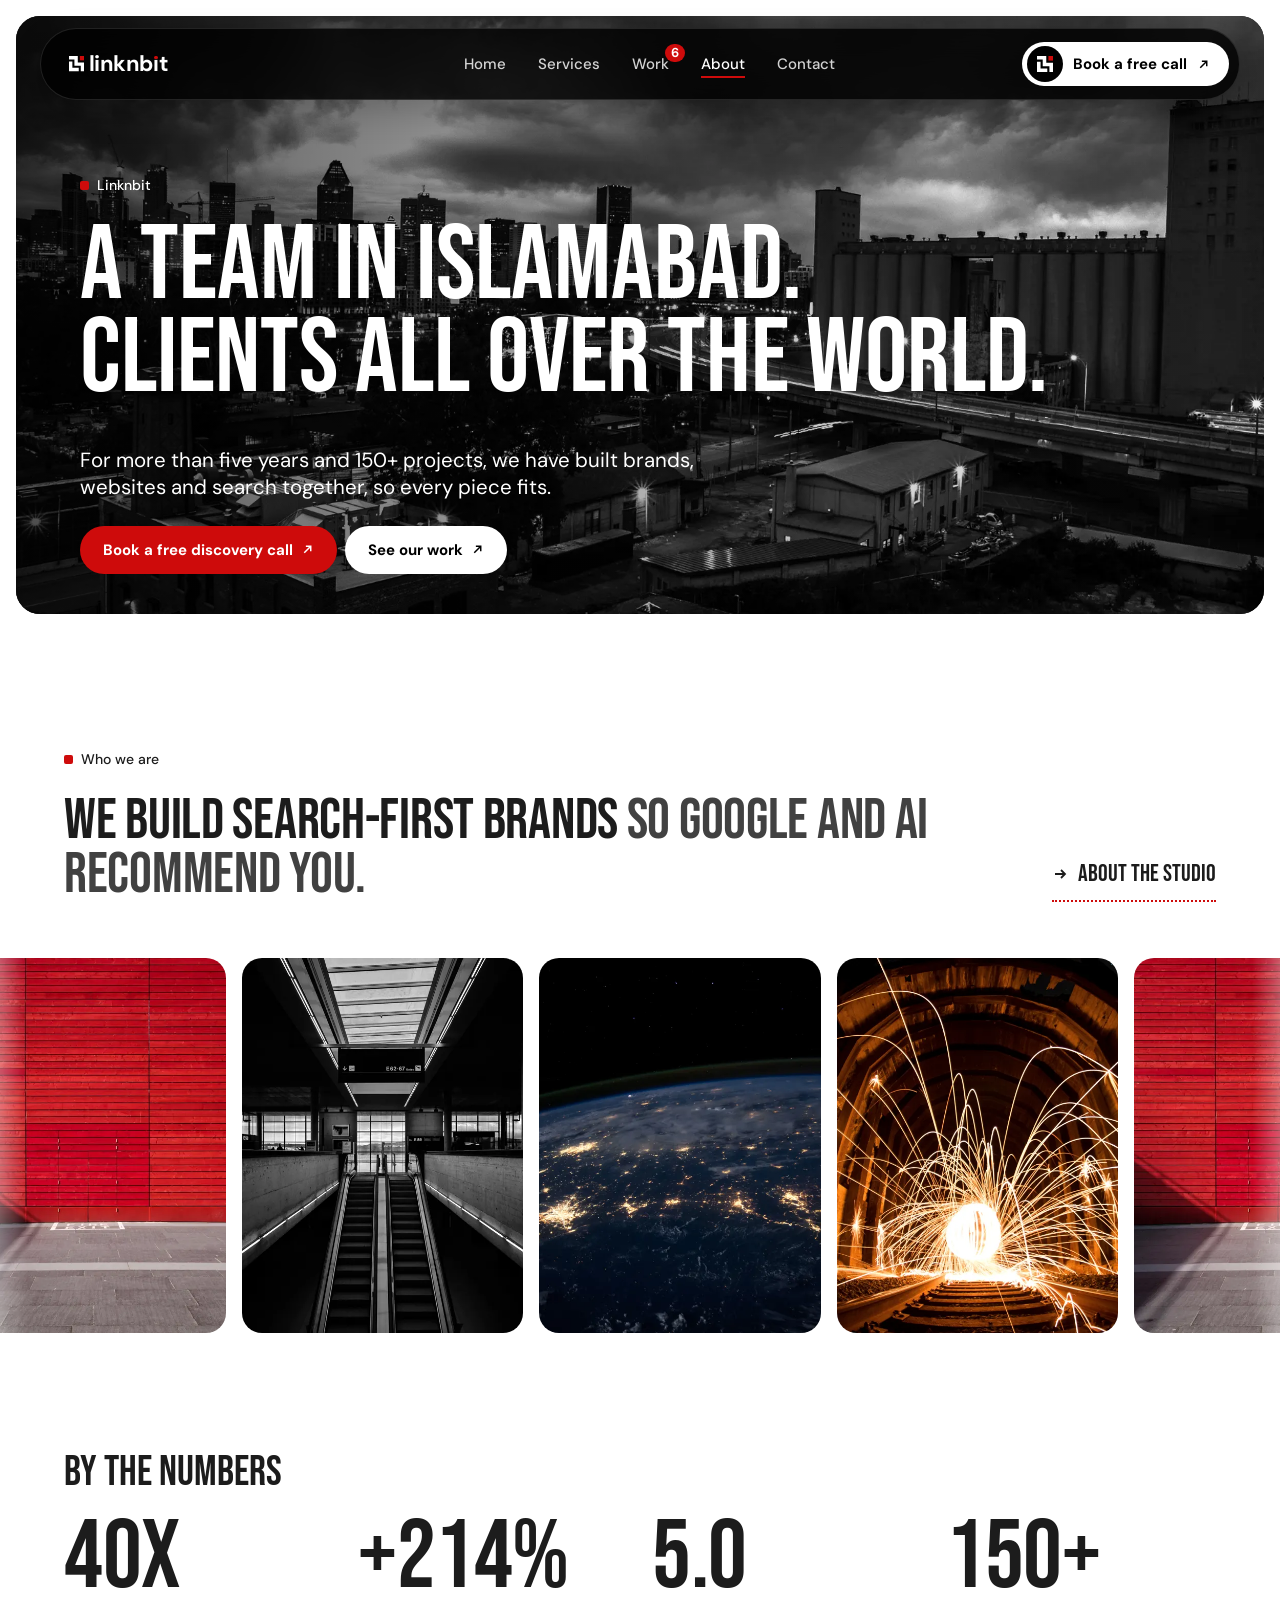
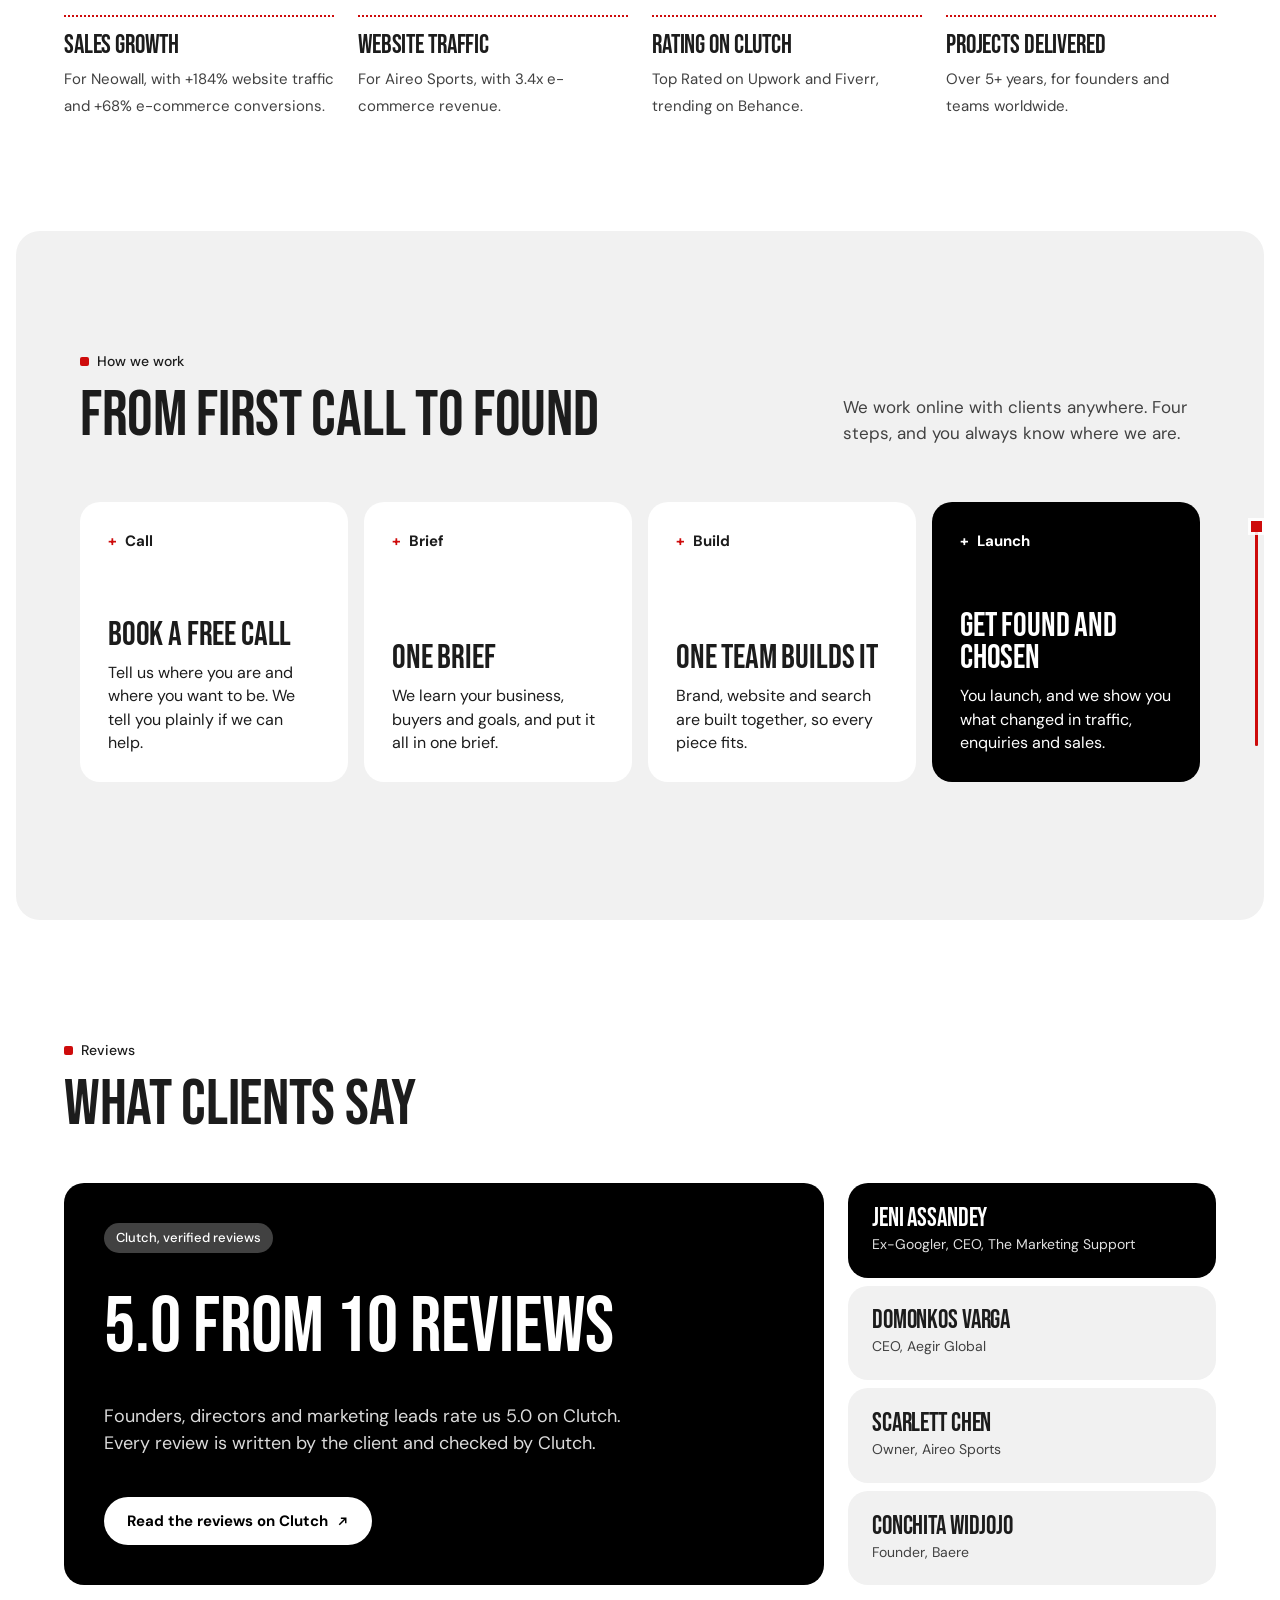
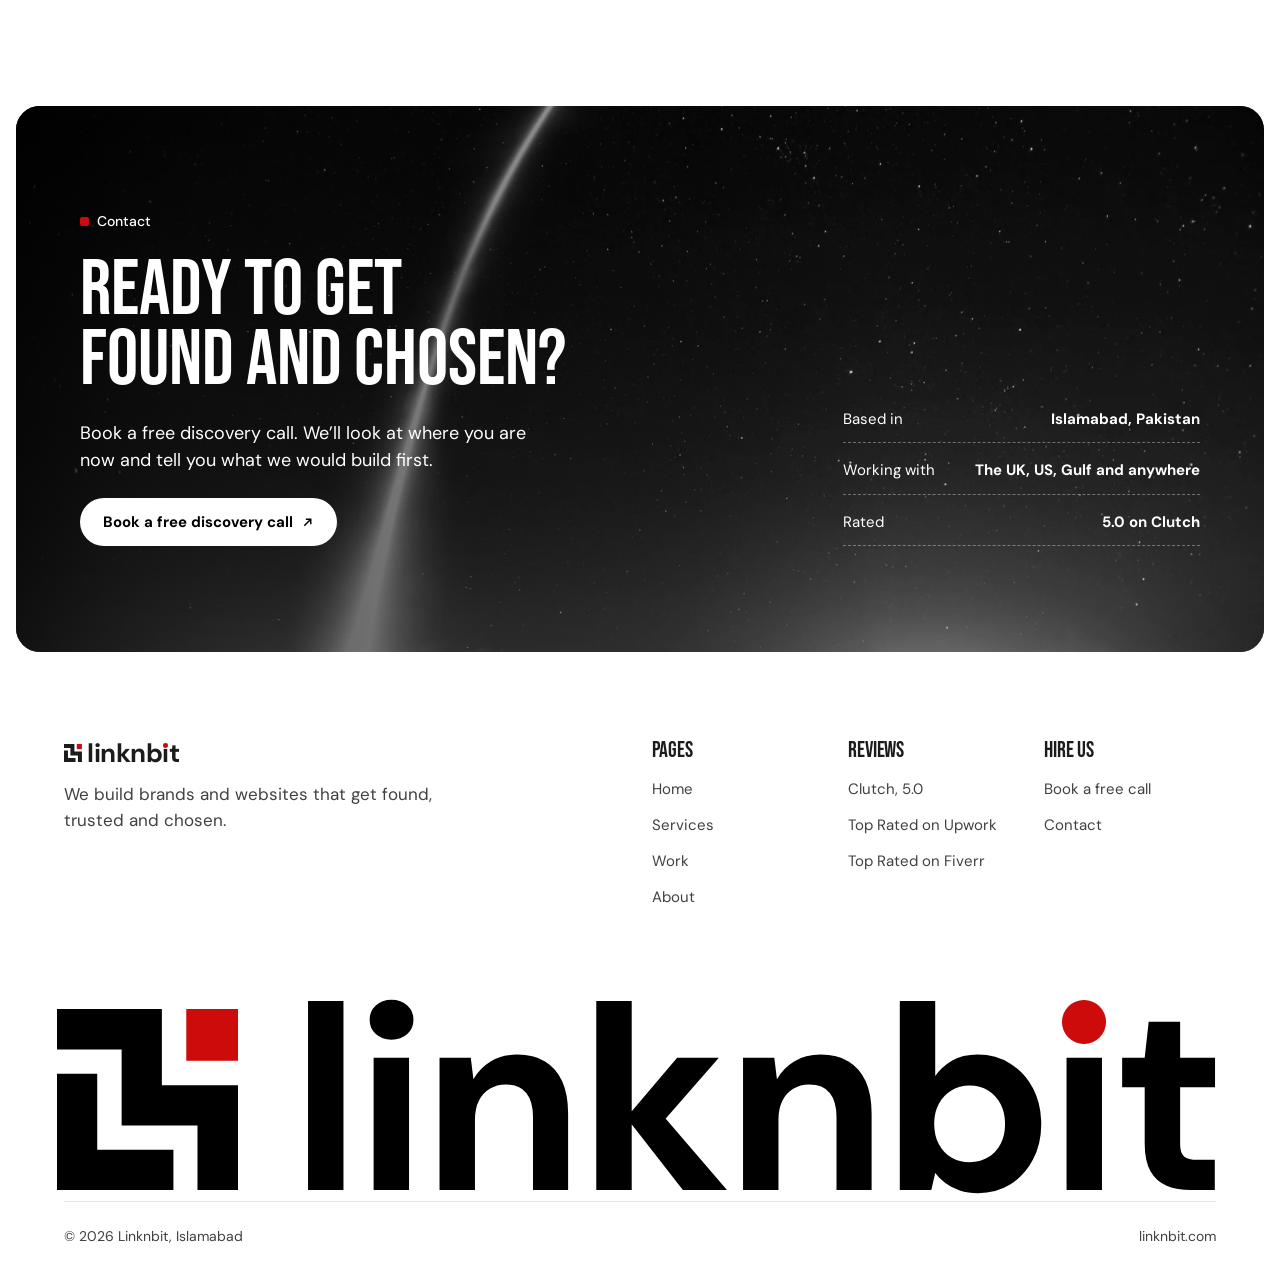
<file: about/index.html>
<!doctype html>
<html lang="en">
<head>
<meta charset="utf-8">
<meta name="viewport" content="width=device-width, initial-scale=1">
<title>Linknbit | About Our Brand and Web Studio in Islamabad</title>
<meta name="description" content="A team in Islamabad building brand, website and search as one system for clients in the UK, US and Gulf. 150+ projects in 5+ years.">
<link rel="canonical" href="https://linknbit.pages.dev/about/">
<meta name="robots" content="index, follow">
<meta name="theme-color" content="#000000">
<link rel="icon" href="/favicon.ico" sizes="48x48">
<link rel="icon" href="/favicon.svg" type="image/svg+xml">
<link rel="icon" href="/favicon-32x32.png" type="image/png" sizes="32x32">
<link rel="icon" href="/favicon-16x16.png" type="image/png" sizes="16x16">
<link rel="apple-touch-icon" href="/apple-touch-icon.png" sizes="180x180">
<link rel="manifest" href="/site.webmanifest">
<meta property="og:type" content="website">
<meta property="og:site_name" content="Linknbit">
<meta property="og:title" content="Linknbit | About Our Brand and Web Studio in Islamabad">
<meta property="og:description" content="A team in Islamabad building brand, website and search as one system for clients in the UK, US and Gulf. 150+ projects in 5+ years.">
<meta property="og:url" content="https://linknbit.pages.dev/about/">
<meta property="og:image" content="https://linknbit.pages.dev/share-image.png">
<meta property="og:image:width" content="1200">
<meta property="og:image:height" content="630">
<meta property="og:image:alt" content="Linknbit: Get found. Get trusted. Get chosen. Brand, website and AI search.">
<meta name="twitter:card" content="summary_large_image">
<meta name="twitter:title" content="Linknbit | About Our Brand and Web Studio in Islamabad">
<meta name="twitter:description" content="A team in Islamabad building brand, website and search as one system for clients in the UK, US and Gulf. 150+ projects in 5+ years.">
<meta name="twitter:image" content="https://linknbit.pages.dev/share-image.png">
<meta name="twitter:image:alt" content="Linknbit: Get found. Get trusted. Get chosen. Brand, website and AI search.">
<link rel="preload" href="/fonts/bebas-neue-400.woff2" as="font" type="font/woff2" crossorigin>
<link rel="preload" href="/fonts/dm-sans-400.woff2" as="font" type="font/woff2" crossorigin>
<link rel="stylesheet" href="/styles.css">
</head>
<body>
<div class="c">
<header class="c-nav">
<a class="home" href="/" aria-label="Linknbit home"><span class="lk" aria-hidden="true"><svg viewBox="0 0 549 549"><path fill="currentColor" d="M0 0H318V231H549V549H426V353H196V123H0Z"/><path fill="currentColor" d="M0 196H122V427H353V549H0Z"/><rect x="392" width="157" height="157" fill="#CE0B0B"/></svg>linknb<span class="di">ı</span>t</span></a>
<nav class="c-links" aria-label="Main"><a href="/">Home</a><a href="/services/">Services</a><a href="/#c-work">Work<sup aria-label="6 projects">6</sup></a><a class="on" href="/about/" aria-current="page">About</a><a href="/contact/">Contact</a></nav>
<div class="rt">
<a class="bt bw" href="https://calendly.com/linknbit/discovery-call"><span class="av"><svg viewBox="0 0 549 549" aria-hidden="true"><path fill="#FFFFFF" d="M0 0H318V231H549V549H426V353H196V123H0Z"/><path fill="#FFFFFF" d="M0 196H122V427H353V549H0Z"/><rect x="392" width="157" height="157" fill="#CE0B0B"/></svg></span>Book a free call<svg viewBox="0 0 16 16" aria-hidden="true"><path d="M4 12L12 4M6 4h6v6" fill="none" stroke="currentColor" stroke-width="1.8"/></svg></a>
<button class="c-mb" type="button" aria-label="Open menu" aria-expanded="false" aria-controls="menu"><svg viewBox="0 0 20 20" aria-hidden="true"><path d="M3 7h14M3 13h14" stroke="currentColor" stroke-width="2"/></svg></button>
</div>
</header>
<div class="c-menu" id="menu" aria-hidden="true">
<div class="top"><span class="lk" style="font-size:20px" aria-hidden="true"><svg viewBox="0 0 549 549"><path fill="currentColor" d="M0 0H318V231H549V549H426V353H196V123H0Z"/><path fill="currentColor" d="M0 196H122V427H353V549H0Z"/><rect x="392" width="157" height="157" fill="#CE0B0B"/></svg>linknb<span class="di">ı</span>t</span><button class="c-mb" type="button" aria-label="Close menu" style="display:grid"><svg viewBox="0 0 20 20" aria-hidden="true"><path d="M5 5l10 10M15 5L5 15" stroke="currentColor" stroke-width="2"/></svg></button></div>
<nav aria-label="Menu"><a href="/">Home</a><a href="/services/">Services</a><a href="/#c-work">Work</a><a class="on" href="/about/" aria-current="page">About</a><a href="/contact/">Contact</a></nav>
<a class="bt br" href="https://calendly.com/linknbit/discovery-call" style="height:52px">Book a free discovery call</a>
<div class="soc"><a href="https://clutch.co/profile/linknbit" rel="noopener" target="_blank">Clutch</a></div>
</div>
<main id="main">
<section class="c-hero sub" id="top"><figure class="bgi"><img src="/images/hero-skyline-storm.webp" alt="A stormy city skyline in black and white" fetchpriority="high"></figure><div class="w"><span class="lb">Linknbit</span><h1><span class="ln"><span>A team in Islamabad.</span></span><span class="ln"><span>Clients all over the world.</span></span></h1><div class="lo"><div class="ri hsub" style="grid-column:1/span 7"><p>For more than five years and 150+ projects, we have built brands, websites and search together, so every piece fits.</p><div class="row"><a class="bt br" href="https://calendly.com/linknbit/discovery-call">Book a free discovery call<svg viewBox="0 0 16 16" aria-hidden="true"><path d="M4 12L12 4M6 4h6v6" fill="none" stroke="currentColor" stroke-width="1.8"/></svg></a><a class="bt bw" href="/#c-work">See our work<svg viewBox="0 0 16 16" aria-hidden="true"><path d="M4 12L12 4M6 4h6v6" fill="none" stroke="currentColor" stroke-width="1.8"/></svg></a></div></div></div></div></section>
<section class="c-who sec" id="c-about" aria-labelledby="c-who-h">
<div class="w">
<div class="g">
<div class="l"><span class="lb">Who we are</span><h2 id="c-who-h">We build search-first brands <span>so Google and AI recommend you.</span></h2></div>
<a class="ab" href="/about/"><svg viewBox="0 0 16 16" aria-hidden="true"><path d="M3 8h10M9 4l4 4-4 4" fill="none" stroke="currentColor" stroke-width="1.8"/></svg>About the studio</a>
</div>
<div class="c-row" aria-label="Photos"><div class="c-track"><figure><img loading="lazy" decoding="async" src="/images/red-wall.webp" alt="A clean red wall meeting the street"></figure><figure><img loading="lazy" decoding="async" src="/images/escalator.webp" alt="A long escalator rising through a station"></figure><figure><img loading="lazy" decoding="async" src="/images/earth-at-night.webp" alt="The earth at night, cities lit up"></figure><figure><img loading="lazy" decoding="async" src="/images/sparks.webp" alt="Sparks spinning in a circle of light"></figure><figure aria-hidden="true"><img loading="lazy" decoding="async" src="/images/red-wall.webp" alt=""></figure><figure aria-hidden="true"><img loading="lazy" decoding="async" src="/images/escalator.webp" alt=""></figure><figure aria-hidden="true"><img loading="lazy" decoding="async" src="/images/earth-at-night.webp" alt=""></figure><figure aria-hidden="true"><img loading="lazy" decoding="async" src="/images/sparks.webp" alt=""></figure><figure aria-hidden="true"><img loading="lazy" decoding="async" src="/images/red-wall.webp" alt="A clean red wall meeting the street"></figure><figure aria-hidden="true"><img loading="lazy" decoding="async" src="/images/escalator.webp" alt="A long escalator rising through a station"></figure><figure aria-hidden="true"><img loading="lazy" decoding="async" src="/images/earth-at-night.webp" alt="The earth at night, cities lit up"></figure><figure aria-hidden="true"><img loading="lazy" decoding="async" src="/images/sparks.webp" alt="Sparks spinning in a circle of light"></figure><figure aria-hidden="true"><img loading="lazy" decoding="async" src="/images/red-wall.webp" alt=""></figure><figure aria-hidden="true"><img loading="lazy" decoding="async" src="/images/escalator.webp" alt=""></figure><figure aria-hidden="true"><img loading="lazy" decoding="async" src="/images/earth-at-night.webp" alt=""></figure><figure aria-hidden="true"><img loading="lazy" decoding="async" src="/images/sparks.webp" alt=""></figure></div></div>
</div>
</section>
<section class="c-num sec" style="padding-top:0;padding-bottom:112px" aria-labelledby="c-num-h">
<div class="w">
<h2 class="h2" id="c-num-h" style="font-size:clamp(36px,3.3cqi,48px)">By the numbers</h2>
<div class="row4">
<div class="rv"><div class="n"><span class="sr">40x</span><span aria-hidden="true"><span class="cu" style="--n:40"></span>x</span></div><div class="dl"><b>Sales growth</b><span>For Neowall, with +184% website traffic and +68% e-commerce conversions.</span></div></div>
<div class="rv"><div class="n"><span class="sr">+214%</span><span aria-hidden="true">+<span class="cu" style="--n:214"></span>%</span></div><div class="dl"><b>Website traffic</b><span>For Aireo Sports, with 3.4x e-commerce revenue.</span></div></div>
<div class="rv"><div class="n">5.0</div><div class="dl"><b>Rating on Clutch</b><span>Top Rated on Upwork and Fiverr, trending on Behance.</span></div></div>
<div class="rv"><div class="n"><span class="sr">150+</span><span aria-hidden="true"><span class="cu" style="--n:150"></span>+</span></div><div class="dl"><b>Projects delivered</b><span>Over 5+ years, for founders and teams worldwide.</span></div></div>
</div>
</div>
</section>
<section class="c-hw sec" aria-labelledby="c-hw-h">
<div class="w">
<div class="hd g"><div class="l"><span class="lb">How we work</span><h2 id="c-hw-h">From first call to found</h2></div><p class="md" style="font-size:17px">We work online with clients anywhere. Four steps, and you always know where we are.</p></div>
<ol class="c-st">
<li class="rv"><span class="k">Call</span><div><h3>Book a free call</h3><p>Tell us where you are and where you want to be. We tell you plainly if we can help.</p></div></li>
<li class="rv"><span class="k">Brief</span><div><h3>One brief</h3><p>We learn your business, buyers and goals, and put it all in one brief.</p></div></li>
<li class="rv"><span class="k">Build</span><div><h3>One team builds it</h3><p>Brand, website and search are built together, so every piece fits.</p></div></li>
<li class="rv"><span class="k">Launch</span><div><h3>Get found and chosen</h3><p>You launch, and we show you what changed in traffic, enquiries and sales.</p></div></li>
</ol>
</div>
</section>
<section class="c-rv sec" aria-labelledby="c-rv-h">
<div class="w">
<div class="hd"><span class="lb">Reviews</span><h2 id="c-rv-h">What clients say</h2></div>
<div class="g">
<div class="c-q rv"><span class="ph">Clutch, verified reviews</span><p class="big">5.0 from 10 reviews</p><p class="lead">Founders, directors and marketing leads rate us 5.0 on Clutch. Every review is written by the client and checked by Clutch.</p><a class="bt bw" href="https://clutch.co/profile/linknbit" rel="noopener" target="_blank">Read the reviews on Clutch<svg viewBox="0 0 16 16" aria-hidden="true"><path d="M4 12L12 4M6 4h6v6" fill="none" stroke="currentColor" stroke-width="1.8"/></svg></a></div>
<div class="c-names">
<div class="rv"><b>Jeni Assandey</b><span>Ex-Googler, CEO, The Marketing Support</span></div>
<div class="rv"><b>Domonkos Varga</b><span>CEO, Aegir Global</span></div>
<div class="rv"><b>Scarlett Chen</b><span>Owner, Aireo Sports</span></div>
<div class="rv"><b>Conchita Widjojo</b><span>Founder, Baere</span></div>
</div>
</div>
</div>
</section>
<section class="c-cta" id="c-contact" aria-labelledby="c-cta-h">
<figure class="bgi"><img loading="lazy" decoding="async" src="/images/rocket-launch.webp" alt="A rocket launch drawing a bright arc across the night sky"></figure>
<div class="w g">
<div class="l"><span class="lb">Contact</span><h2 id="c-cta-h">Ready to get<br>found and chosen?</h2><p style="font-size:18px;max-width:40ch">Book a free discovery call. We’ll look at where you are now and tell you what we would build first.</p><div class="row" style="display:flex;gap:8px;flex-wrap:wrap"><a class="bt bw" href="https://calendly.com/linknbit/discovery-call">Book a free discovery call<svg viewBox="0 0 16 16" aria-hidden="true"><path d="M4 12L12 4M6 4h6v6" fill="none" stroke="currentColor" stroke-width="1.8"/></svg></a></div></div>
<div class="r"><div><span>Based in</span><b>Islamabad, Pakistan</b></div><div><span>Working with</span><b>The UK, US, Gulf and anywhere</b></div><div><span>Rated</span><b>5.0 on Clutch</b></div></div>
</div>
</section>
</main>
<footer class="c-ft">
<div class="w">
<div class="cols g">
<div class="c1"><span class="lk" style="font-size:26px" aria-hidden="true"><svg viewBox="0 0 549 549"><path fill="currentColor" d="M0 0H318V231H549V549H426V353H196V123H0Z"/><path fill="currentColor" d="M0 196H122V427H353V549H0Z"/><rect x="392" width="157" height="157" fill="#CE0B0B"/></svg>linknb<span class="di">ı</span>t</span><p>We build brands and websites that get found, trusted and chosen.</p></div>
<div class="cc f"><h4>Pages</h4><a href="/">Home</a><a href="/services/">Services</a><a href="/#c-work">Work</a><a href="/about/">About</a></div>
<div class="cc"><h4>Reviews</h4><a href="https://clutch.co/profile/linknbit" rel="noopener" target="_blank">Clutch, 5.0</a><span>Top Rated on Upwork</span><span>Top Rated on Fiverr</span></div>
<div class="cc"><h4>Hire us</h4><a href="https://calendly.com/linknbit/discovery-call">Book a free call</a><a href="/contact/">Contact</a></div>
</div>
<div class="sign" role="img" aria-label="Linknbit"><span class="lk"><svg viewBox="0 0 549 549" aria-hidden="true"><path fill="currentColor" d="M0 0H318V231H549V549H426V353H196V123H0Z"/><path fill="currentColor" d="M0 196H122V427H353V549H0Z"/><rect x="392" width="157" height="157" fill="#CE0B0B"/></svg><span aria-hidden="true">linknb<span class="di">ı</span>t</span></span></div>
</div>
<div class="w"><div class="bar"><span>© 2026 Linknbit, Islamabad</span><span>linknbit.com</span></div></div>
</footer>
<div class="c-fab"><a class="bt br" href="https://calendly.com/linknbit/discovery-call">Book a free discovery call</a></div>
<div class="c-rail" aria-hidden="true"><i class="fill"></i><i class="dot"></i></div>
</div>
<script>
(function(){
var nav=document.querySelector('.c-nav'),menu=document.getElementById('menu'),btns=document.querySelectorAll('[aria-controls="menu"],.c-menu .c-mb');
function setOpen(o){menu.classList.toggle('op',o);menu.setAttribute('aria-hidden',o?'false':'true');document.querySelector('[aria-controls="menu"]').setAttribute('aria-expanded',o?'true':'false');document.documentElement.style.overflow=o?'hidden':'';if(o){var f=menu.querySelector('a');f&&f.focus();}}
btns.forEach(function(b){b.addEventListener('click',function(){setOpen(!menu.classList.contains('op'));});});
menu.querySelectorAll('a').forEach(function(a){a.addEventListener('click',function(){setOpen(false);});});
document.addEventListener('keydown',function(e){if(e.key==='Escape'&&menu.classList.contains('op')){setOpen(false);document.querySelector('[aria-controls="menu"]').focus();}});
function onScroll(){nav.classList.toggle('sc',window.scrollY>40);}
window.addEventListener('scroll',onScroll,{passive:true});onScroll();
})();
</script>
</body>
</html>
</file>
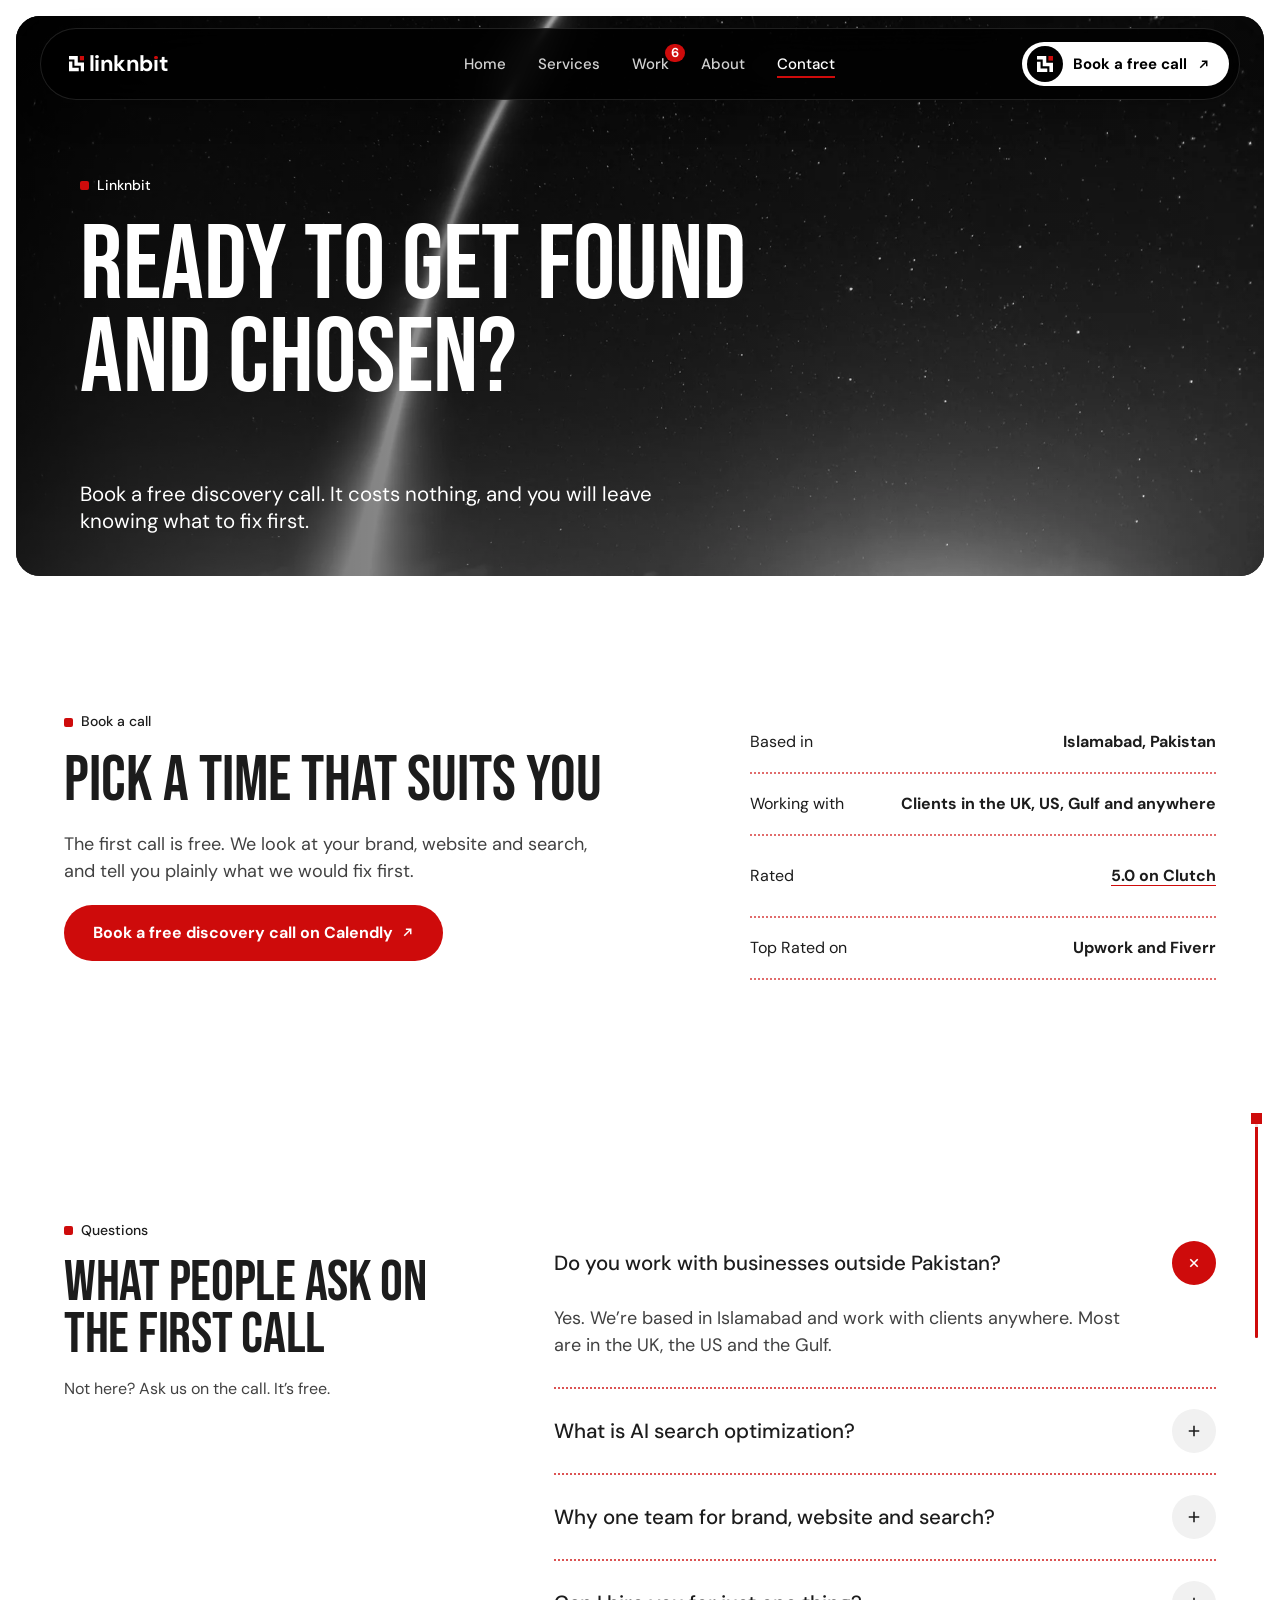
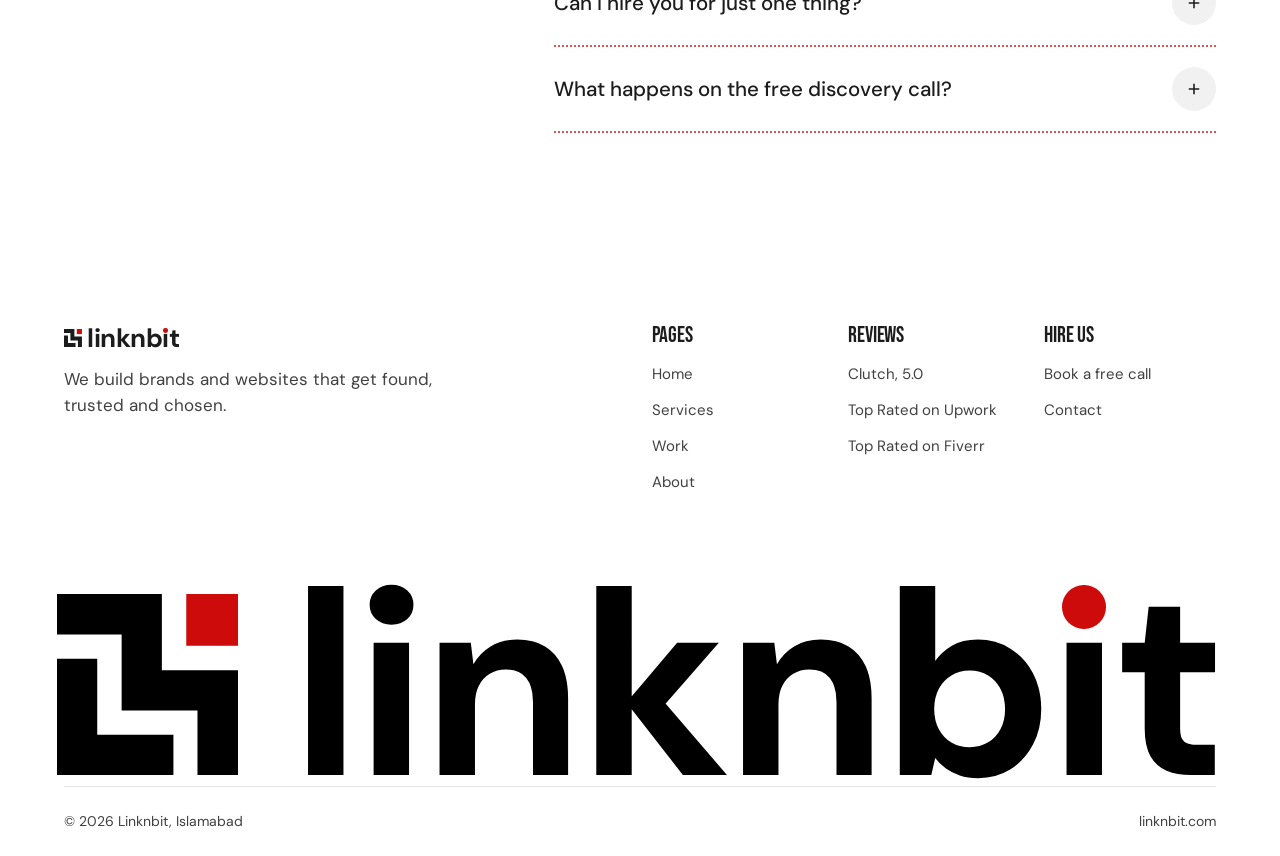
<file: contact/index.html>
<!doctype html>
<html lang="en">
<head>
<meta charset="utf-8">
<meta name="viewport" content="width=device-width, initial-scale=1">
<title>Linknbit | Book a Free Discovery Call</title>
<meta name="description" content="Book a free discovery call. We look at your brand, website and search, and tell you plainly what to fix first. Rated 5.0 on Clutch.">
<link rel="canonical" href="https://linknbit.pages.dev/contact/">
<meta name="robots" content="index, follow">
<meta name="theme-color" content="#000000">
<link rel="icon" href="/favicon.ico" sizes="48x48">
<link rel="icon" href="/favicon.svg" type="image/svg+xml">
<link rel="icon" href="/favicon-32x32.png" type="image/png" sizes="32x32">
<link rel="icon" href="/favicon-16x16.png" type="image/png" sizes="16x16">
<link rel="apple-touch-icon" href="/apple-touch-icon.png" sizes="180x180">
<link rel="manifest" href="/site.webmanifest">
<meta property="og:type" content="website">
<meta property="og:site_name" content="Linknbit">
<meta property="og:title" content="Linknbit | Book a Free Discovery Call">
<meta property="og:description" content="Book a free discovery call. We look at your brand, website and search, and tell you plainly what to fix first. Rated 5.0 on Clutch.">
<meta property="og:url" content="https://linknbit.pages.dev/contact/">
<meta property="og:image" content="https://linknbit.pages.dev/share-image.png">
<meta property="og:image:width" content="1200">
<meta property="og:image:height" content="630">
<meta property="og:image:alt" content="Linknbit: Get found. Get trusted. Get chosen. Brand, website and AI search.">
<meta name="twitter:card" content="summary_large_image">
<meta name="twitter:title" content="Linknbit | Book a Free Discovery Call">
<meta name="twitter:description" content="Book a free discovery call. We look at your brand, website and search, and tell you plainly what to fix first. Rated 5.0 on Clutch.">
<meta name="twitter:image" content="https://linknbit.pages.dev/share-image.png">
<meta name="twitter:image:alt" content="Linknbit: Get found. Get trusted. Get chosen. Brand, website and AI search.">
<link rel="preload" href="/fonts/bebas-neue-400.woff2" as="font" type="font/woff2" crossorigin>
<link rel="preload" href="/fonts/dm-sans-400.woff2" as="font" type="font/woff2" crossorigin>
<link rel="stylesheet" href="/styles.css">
</head>
<body>
<div class="c">
<header class="c-nav">
<a class="home" href="/" aria-label="Linknbit home"><span class="lk" aria-hidden="true"><svg viewBox="0 0 549 549"><path fill="currentColor" d="M0 0H318V231H549V549H426V353H196V123H0Z"/><path fill="currentColor" d="M0 196H122V427H353V549H0Z"/><rect x="392" width="157" height="157" fill="#CE0B0B"/></svg>linknb<span class="di">ı</span>t</span></a>
<nav class="c-links" aria-label="Main"><a href="/">Home</a><a href="/services/">Services</a><a href="/#c-work">Work<sup aria-label="6 projects">6</sup></a><a href="/about/">About</a><a class="on" href="/contact/" aria-current="page">Contact</a></nav>
<div class="rt">
<a class="bt bw" href="https://calendly.com/linknbit/discovery-call"><span class="av"><svg viewBox="0 0 549 549" aria-hidden="true"><path fill="#FFFFFF" d="M0 0H318V231H549V549H426V353H196V123H0Z"/><path fill="#FFFFFF" d="M0 196H122V427H353V549H0Z"/><rect x="392" width="157" height="157" fill="#CE0B0B"/></svg></span>Book a free call<svg viewBox="0 0 16 16" aria-hidden="true"><path d="M4 12L12 4M6 4h6v6" fill="none" stroke="currentColor" stroke-width="1.8"/></svg></a>
<button class="c-mb" type="button" aria-label="Open menu" aria-expanded="false" aria-controls="menu"><svg viewBox="0 0 20 20" aria-hidden="true"><path d="M3 7h14M3 13h14" stroke="currentColor" stroke-width="2"/></svg></button>
</div>
</header>
<div class="c-menu" id="menu" aria-hidden="true">
<div class="top"><span class="lk" style="font-size:20px" aria-hidden="true"><svg viewBox="0 0 549 549"><path fill="currentColor" d="M0 0H318V231H549V549H426V353H196V123H0Z"/><path fill="currentColor" d="M0 196H122V427H353V549H0Z"/><rect x="392" width="157" height="157" fill="#CE0B0B"/></svg>linknb<span class="di">ı</span>t</span><button class="c-mb" type="button" aria-label="Close menu" style="display:grid"><svg viewBox="0 0 20 20" aria-hidden="true"><path d="M5 5l10 10M15 5L5 15" stroke="currentColor" stroke-width="2"/></svg></button></div>
<nav aria-label="Menu"><a href="/">Home</a><a href="/services/">Services</a><a href="/#c-work">Work</a><a href="/about/">About</a><a class="on" href="/contact/" aria-current="page">Contact</a></nav>
<a class="bt br" href="https://calendly.com/linknbit/discovery-call" style="height:52px">Book a free discovery call</a>
<div class="soc"><a href="https://clutch.co/profile/linknbit" rel="noopener" target="_blank">Clutch</a></div>
</div>
<main id="main">
<section class="c-hero sub" id="top"><figure class="bgi"><img src="/images/rocket-launch.webp" alt="A rocket launch drawing a bright arc across the night sky" fetchpriority="high"></figure><div class="w"><span class="lb">Linknbit</span><h1><span class="ln"><span>Ready to get found</span></span><span class="ln"><span>and chosen?</span></span></h1><div class="lo"><div class="ri hsub" style="grid-column:1/span 7"><p>Book a free discovery call. It costs nothing, and you will leave knowing what to fix first.</p></div></div></div></section>
<section class="c-book sec" id="c-book" aria-labelledby="c-book-h"><div class="w g"><div class="l"><span class="lb">Book a call</span><h2 id="c-book-h">Pick a time that suits you</h2><p class="md" style="font-size:18px;max-width:44ch">The first call is free. We look at your brand, website and search, and tell you plainly what we would fix first.</p><a class="bt br" href="https://calendly.com/linknbit/discovery-call" style="align-self:flex-start;height:56px;padding:0 28px;font-size:16px">Book a free discovery call on Calendly<svg viewBox="0 0 16 16" aria-hidden="true"><path d="M4 12L12 4M6 4h6v6" fill="none" stroke="currentColor" stroke-width="1.8"/></svg></a></div><div class="r"><div><span>Based in</span><b>Islamabad, Pakistan</b></div><div><span>Working with</span><b>Clients in the UK, US, Gulf and anywhere</b></div><div><span>Rated</span><b><a href="https://clutch.co/profile/linknbit" rel="noopener" target="_blank">5.0 on Clutch</a></b></div><div><span>Top Rated on</span><b>Upwork and Fiverr</b></div></div></div></section>
<section class="c-faq sec" aria-labelledby="c-faq-h">
<div class="w g">
<div class="l"><span class="lb">Questions</span><h2 id="c-faq-h">What people ask on the first call</h2><p class="md" style="font-size:16px">Not here? Ask us on the call. It’s free.</p></div>
<div class="r">
<details class="c-f" open=""><summary>Do you work with businesses outside Pakistan?<span class="pl" aria-hidden="true"><svg viewBox="0 0 16 16"><path d="M8 2v12M2 8h12" stroke="currentColor" stroke-width="1.8"/></svg></span></summary><p>Yes. We’re based in Islamabad and work with clients anywhere. Most are in the UK, the US and the Gulf.</p></details>
<details class="c-f"><summary>What is AI search optimization?<span class="pl" aria-hidden="true"><svg viewBox="0 0 16 16"><path d="M8 2v12M2 8h12" stroke="currentColor" stroke-width="1.8"/></svg></span></summary><p>When people ask an AI tool for a recommendation, it names only a few businesses. AI search optimization makes your site clear enough for Google and AI tools to understand, trust and recommend you.</p></details>
<details class="c-f"><summary>Why one team for brand, website and search?<span class="pl" aria-hidden="true"><svg viewBox="0 0 16 16"><path d="M8 2v12M2 8h12" stroke="currentColor" stroke-width="1.8"/></svg></span></summary><p>Because they depend on each other. When three agencies build them apart, the pieces don’t connect. One team with one brief and one process fixes that.</p></details>
<details class="c-f"><summary>Can I hire you for just one thing?<span class="pl" aria-hidden="true"><svg viewBox="0 0 16 16"><path d="M8 2v12M2 8h12" stroke="currentColor" stroke-width="1.8"/></svg></span></summary><p>Yes. You can start with one service. If another piece is holding the rest back, we’ll tell you.</p></details>
<details class="c-f"><summary>What happens on the free discovery call?<span class="pl" aria-hidden="true"><svg viewBox="0 0 16 16"><path d="M8 2v12M2 8h12" stroke="currentColor" stroke-width="1.8"/></svg></span></summary><p>We ask about your business and goals, look at where you are now, and tell you plainly what we would do. It costs nothing.</p></details>
</div>
</div>
</section>
</main>
<footer class="c-ft">
<div class="w">
<div class="cols g">
<div class="c1"><span class="lk" style="font-size:26px" aria-hidden="true"><svg viewBox="0 0 549 549"><path fill="currentColor" d="M0 0H318V231H549V549H426V353H196V123H0Z"/><path fill="currentColor" d="M0 196H122V427H353V549H0Z"/><rect x="392" width="157" height="157" fill="#CE0B0B"/></svg>linknb<span class="di">ı</span>t</span><p>We build brands and websites that get found, trusted and chosen.</p></div>
<div class="cc f"><h4>Pages</h4><a href="/">Home</a><a href="/services/">Services</a><a href="/#c-work">Work</a><a href="/about/">About</a></div>
<div class="cc"><h4>Reviews</h4><a href="https://clutch.co/profile/linknbit" rel="noopener" target="_blank">Clutch, 5.0</a><span>Top Rated on Upwork</span><span>Top Rated on Fiverr</span></div>
<div class="cc"><h4>Hire us</h4><a href="https://calendly.com/linknbit/discovery-call">Book a free call</a><a href="/contact/">Contact</a></div>
</div>
<div class="sign" role="img" aria-label="Linknbit"><span class="lk"><svg viewBox="0 0 549 549" aria-hidden="true"><path fill="currentColor" d="M0 0H318V231H549V549H426V353H196V123H0Z"/><path fill="currentColor" d="M0 196H122V427H353V549H0Z"/><rect x="392" width="157" height="157" fill="#CE0B0B"/></svg><span aria-hidden="true">linknb<span class="di">ı</span>t</span></span></div>
</div>
<div class="w"><div class="bar"><span>© 2026 Linknbit, Islamabad</span><span>linknbit.com</span></div></div>
</footer>
<div class="c-fab"><a class="bt br" href="https://calendly.com/linknbit/discovery-call">Book a free discovery call</a></div>
<div class="c-rail" aria-hidden="true"><i class="fill"></i><i class="dot"></i></div>
</div>
<script>
(function(){
var nav=document.querySelector('.c-nav'),menu=document.getElementById('menu'),btns=document.querySelectorAll('[aria-controls="menu"],.c-menu .c-mb');
function setOpen(o){menu.classList.toggle('op',o);menu.setAttribute('aria-hidden',o?'false':'true');document.querySelector('[aria-controls="menu"]').setAttribute('aria-expanded',o?'true':'false');document.documentElement.style.overflow=o?'hidden':'';if(o){var f=menu.querySelector('a');f&&f.focus();}}
btns.forEach(function(b){b.addEventListener('click',function(){setOpen(!menu.classList.contains('op'));});});
menu.querySelectorAll('a').forEach(function(a){a.addEventListener('click',function(){setOpen(false);});});
document.addEventListener('keydown',function(e){if(e.key==='Escape'&&menu.classList.contains('op')){setOpen(false);document.querySelector('[aria-controls="menu"]').focus();}});
function onScroll(){nav.classList.toggle('sc',window.scrollY>40);}
window.addEventListener('scroll',onScroll,{passive:true});onScroll();
})();
</script>
</body>
</html>
</file>
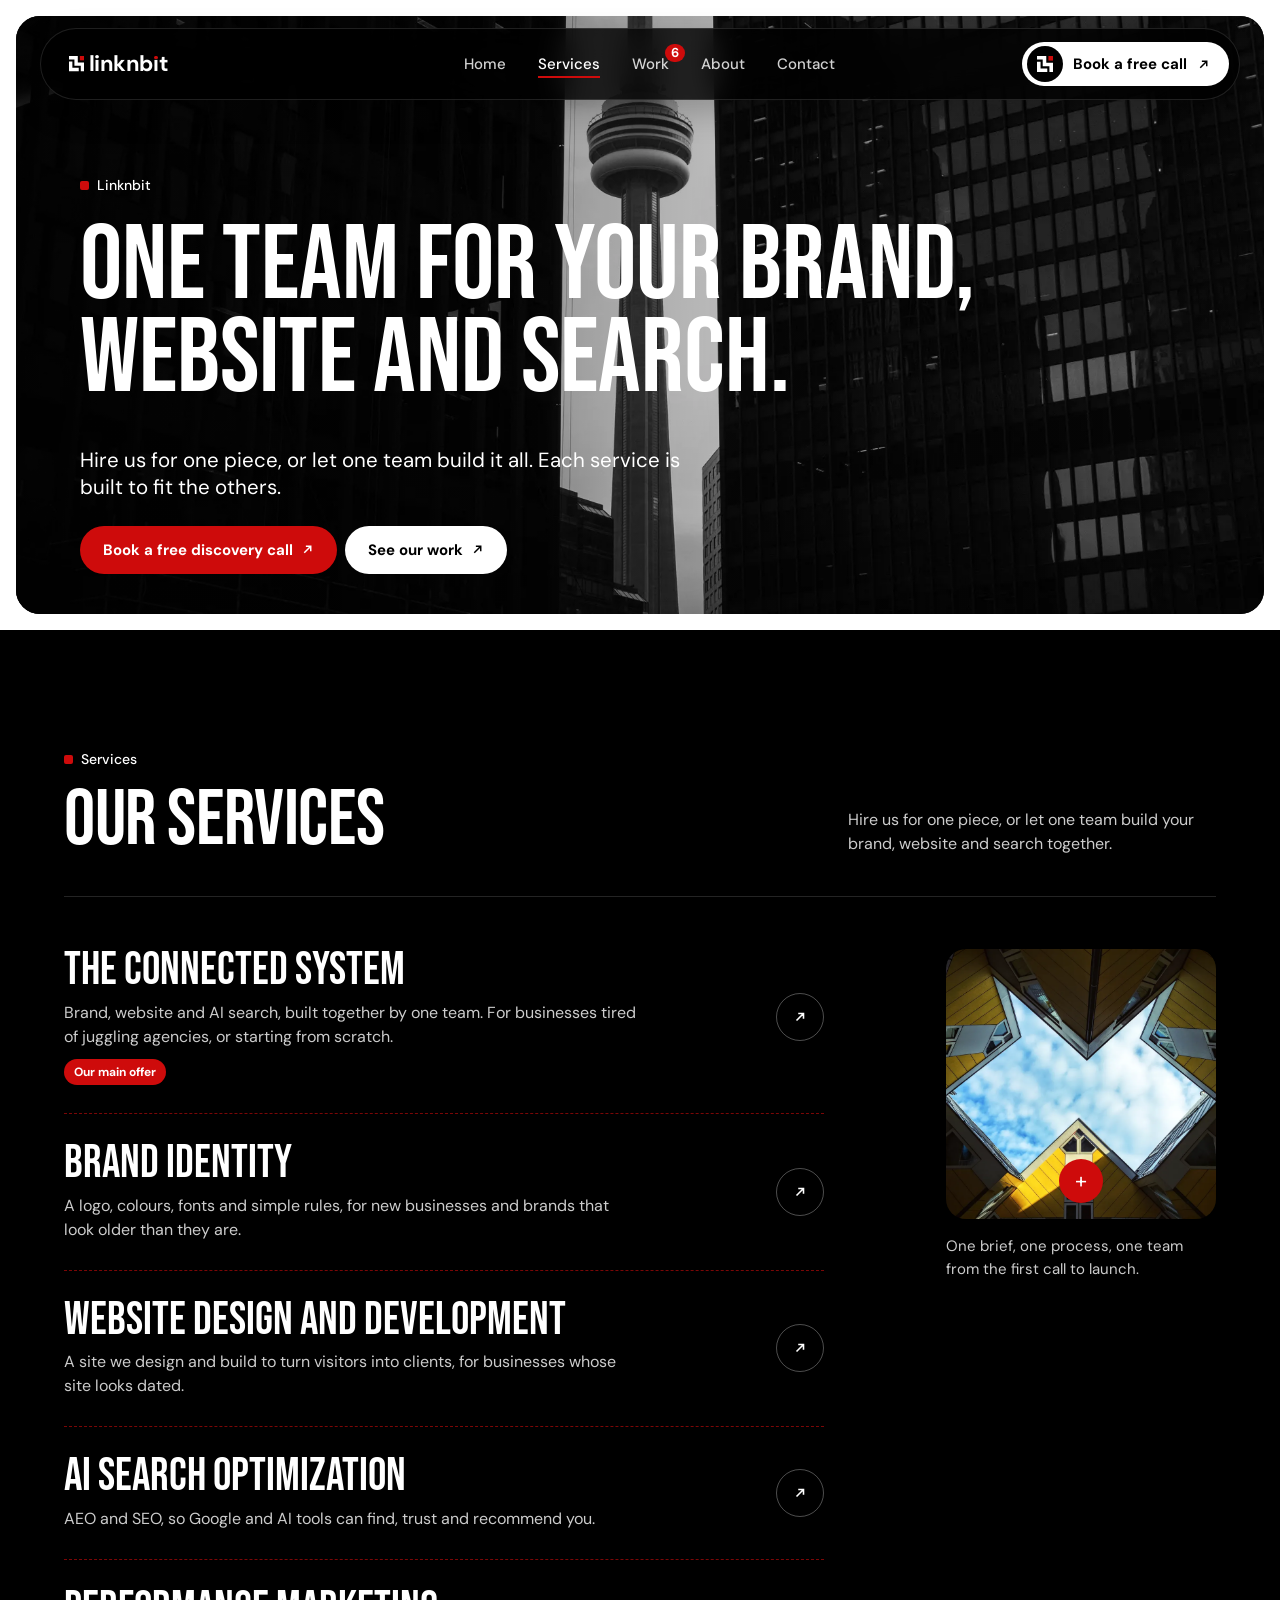
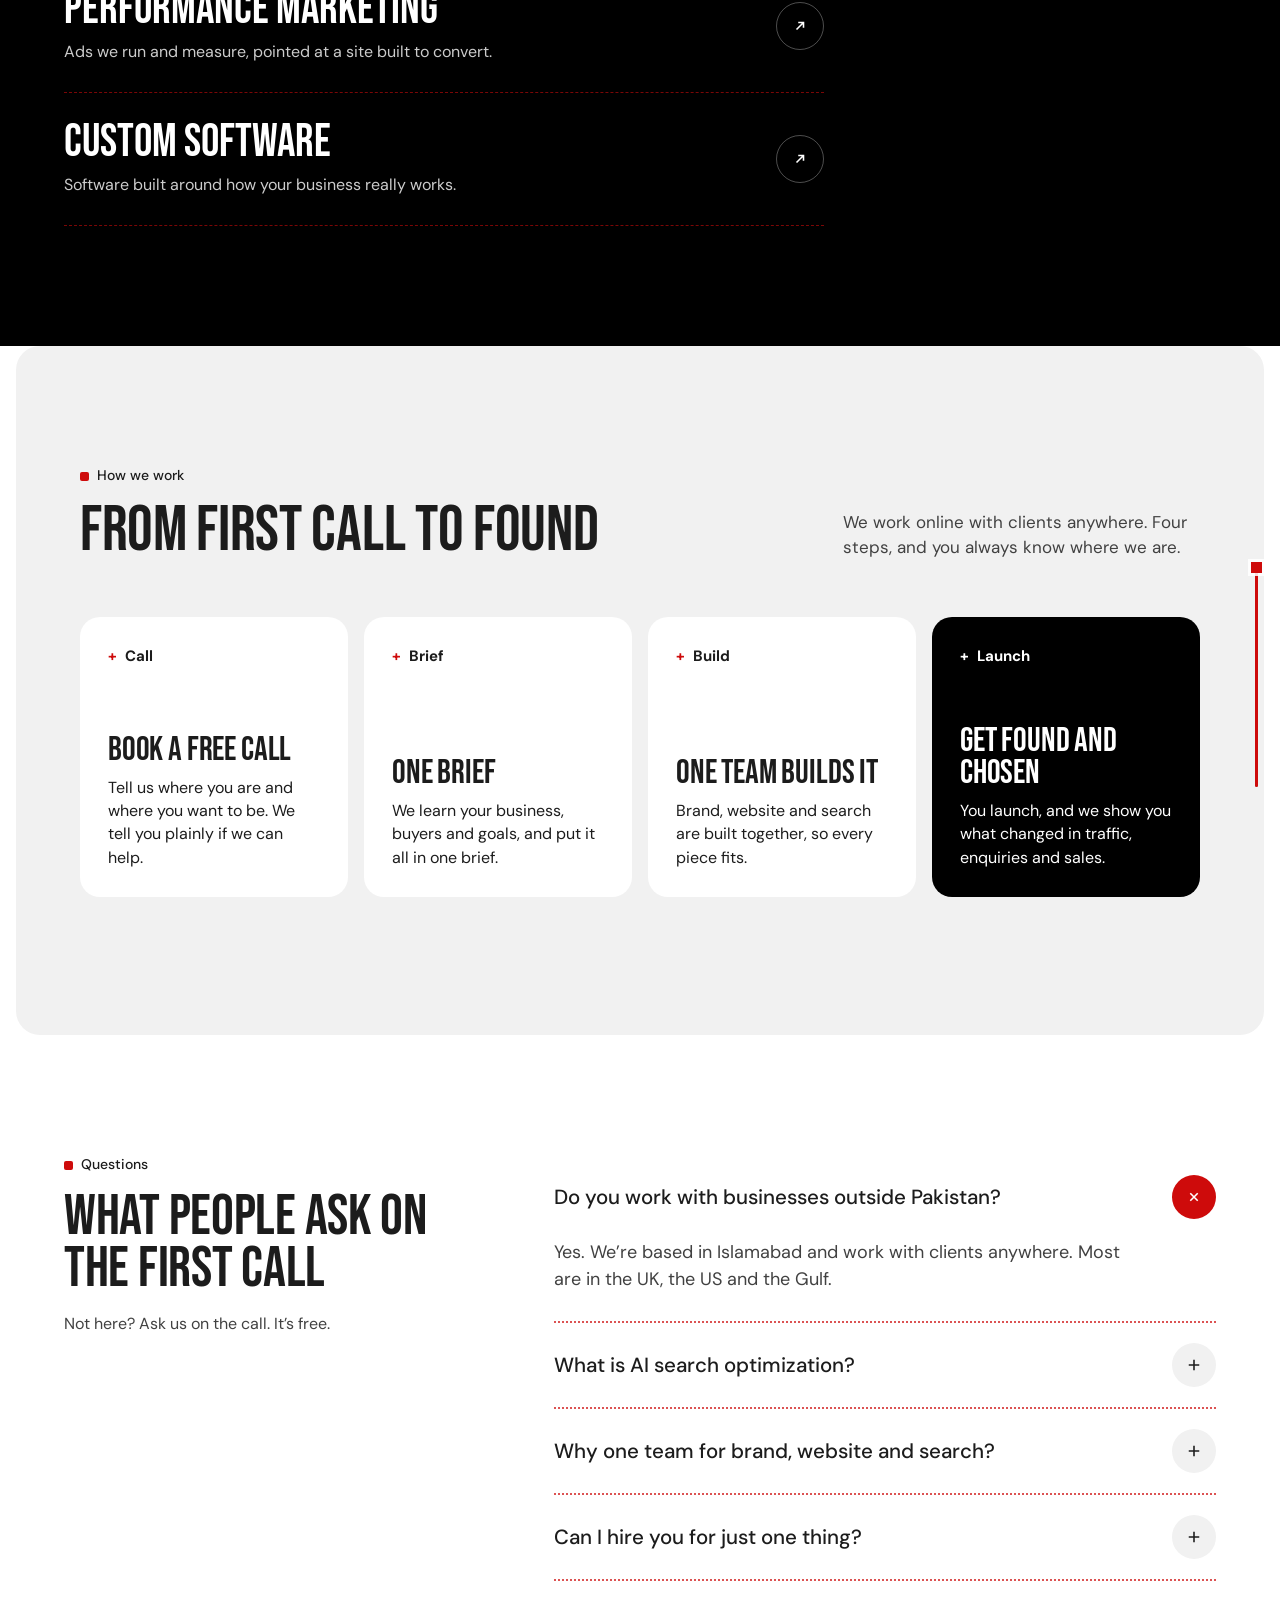
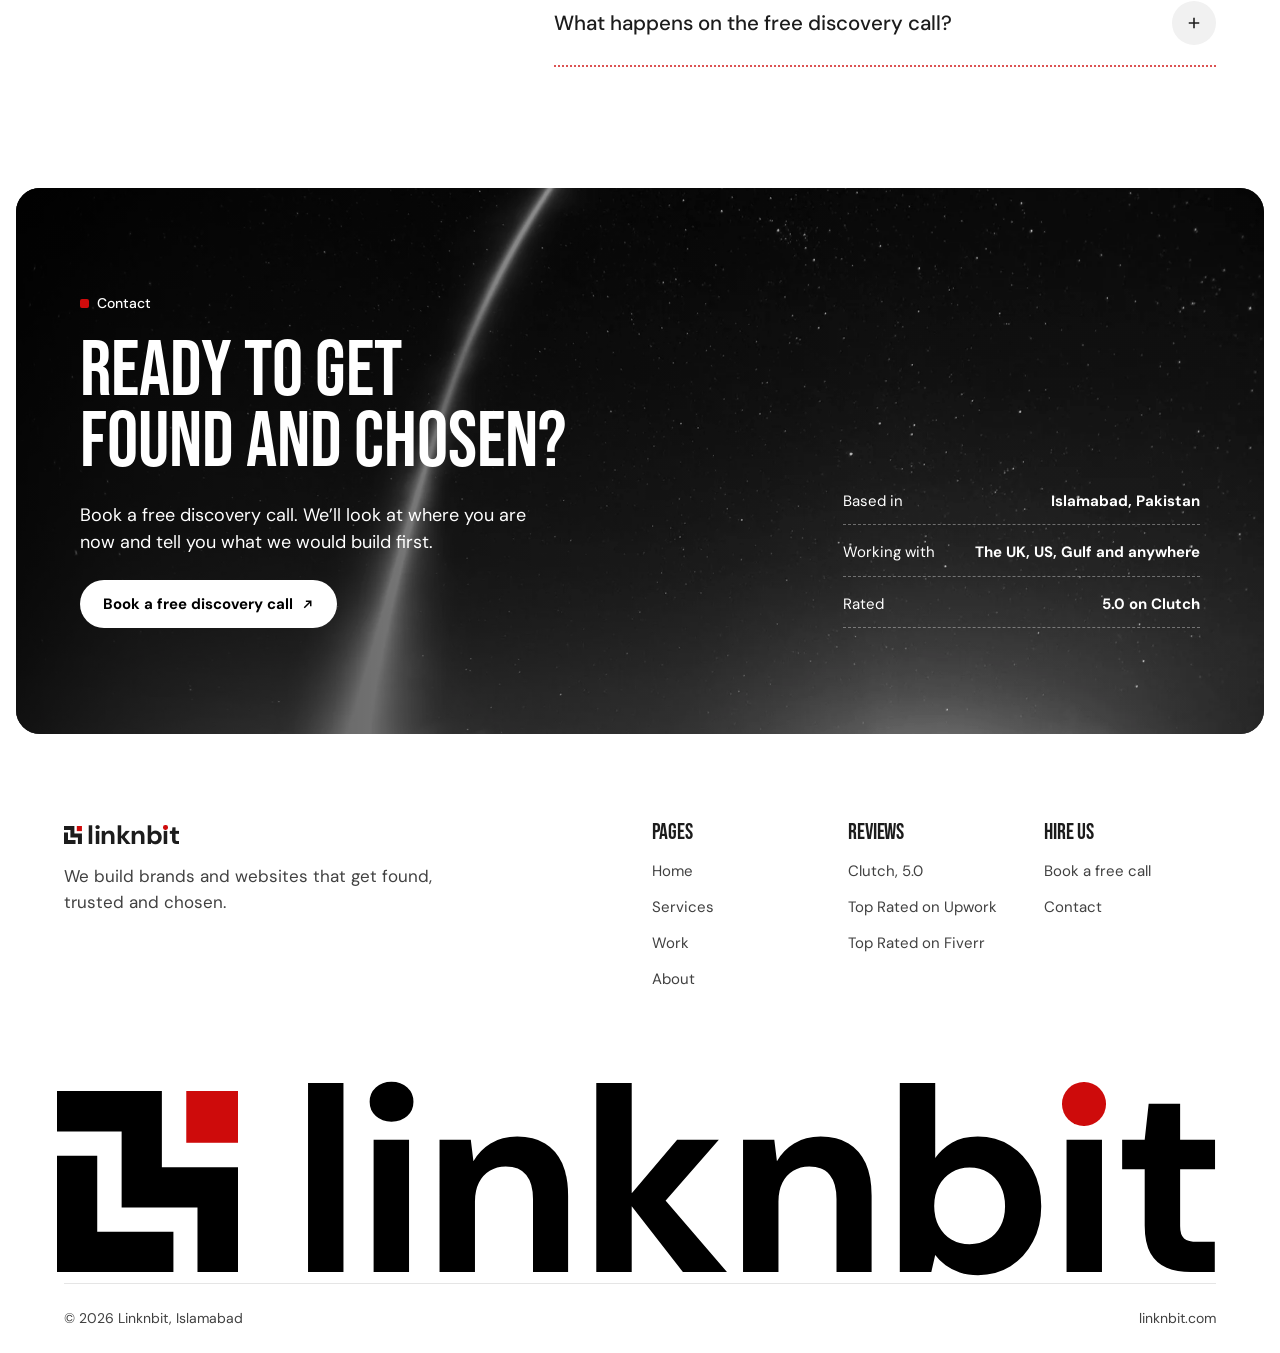
<file: services/index.html>
<!doctype html>
<html lang="en">
<head>
<meta charset="utf-8">
<meta name="viewport" content="width=device-width, initial-scale=1">
<title>Linknbit | Branding, Web Design, AEO and SEO Services</title>
<meta name="description" content="Brand identity, web design, AI search (AEO and SEO), ads and custom software from one team. Neowall grew sales 40x with Linknbit.">
<link rel="canonical" href="https://linknbit.pages.dev/services/">
<meta name="robots" content="index, follow">
<meta name="theme-color" content="#000000">
<link rel="icon" href="/favicon.ico" sizes="48x48">
<link rel="icon" href="/favicon.svg" type="image/svg+xml">
<link rel="icon" href="/favicon-32x32.png" type="image/png" sizes="32x32">
<link rel="icon" href="/favicon-16x16.png" type="image/png" sizes="16x16">
<link rel="apple-touch-icon" href="/apple-touch-icon.png" sizes="180x180">
<link rel="manifest" href="/site.webmanifest">
<meta property="og:type" content="website">
<meta property="og:site_name" content="Linknbit">
<meta property="og:title" content="Linknbit | Branding, Web Design, AEO and SEO Services">
<meta property="og:description" content="Brand identity, web design, AI search (AEO and SEO), ads and custom software from one team. Neowall grew sales 40x with Linknbit.">
<meta property="og:url" content="https://linknbit.pages.dev/services/">
<meta property="og:image" content="https://linknbit.pages.dev/share-image.png">
<meta property="og:image:width" content="1200">
<meta property="og:image:height" content="630">
<meta property="og:image:alt" content="Linknbit: Get found. Get trusted. Get chosen. Brand, website and AI search.">
<meta name="twitter:card" content="summary_large_image">
<meta name="twitter:title" content="Linknbit | Branding, Web Design, AEO and SEO Services">
<meta name="twitter:description" content="Brand identity, web design, AI search (AEO and SEO), ads and custom software from one team. Neowall grew sales 40x with Linknbit.">
<meta name="twitter:image" content="https://linknbit.pages.dev/share-image.png">
<meta name="twitter:image:alt" content="Linknbit: Get found. Get trusted. Get chosen. Brand, website and AI search.">
<link rel="preload" href="/fonts/bebas-neue-400.woff2" as="font" type="font/woff2" crossorigin>
<link rel="preload" href="/fonts/dm-sans-400.woff2" as="font" type="font/woff2" crossorigin>
<link rel="stylesheet" href="/styles.css">
</head>
<body>
<div class="c">
<header class="c-nav">
<a class="home" href="/" aria-label="Linknbit home"><span class="lk" aria-hidden="true"><svg viewBox="0 0 549 549"><path fill="currentColor" d="M0 0H318V231H549V549H426V353H196V123H0Z"/><path fill="currentColor" d="M0 196H122V427H353V549H0Z"/><rect x="392" width="157" height="157" fill="#CE0B0B"/></svg>linknb<span class="di">ı</span>t</span></a>
<nav class="c-links" aria-label="Main"><a href="/">Home</a><a class="on" href="/services/" aria-current="page">Services</a><a href="/#c-work">Work<sup aria-label="6 projects">6</sup></a><a href="/about/">About</a><a href="/contact/">Contact</a></nav>
<div class="rt">
<a class="bt bw" href="https://calendly.com/linknbit/discovery-call"><span class="av"><svg viewBox="0 0 549 549" aria-hidden="true"><path fill="#FFFFFF" d="M0 0H318V231H549V549H426V353H196V123H0Z"/><path fill="#FFFFFF" d="M0 196H122V427H353V549H0Z"/><rect x="392" width="157" height="157" fill="#CE0B0B"/></svg></span>Book a free call<svg viewBox="0 0 16 16" aria-hidden="true"><path d="M4 12L12 4M6 4h6v6" fill="none" stroke="currentColor" stroke-width="1.8"/></svg></a>
<button class="c-mb" type="button" aria-label="Open menu" aria-expanded="false" aria-controls="menu"><svg viewBox="0 0 20 20" aria-hidden="true"><path d="M3 7h14M3 13h14" stroke="currentColor" stroke-width="2"/></svg></button>
</div>
</header>
<div class="c-menu" id="menu" aria-hidden="true">
<div class="top"><span class="lk" style="font-size:20px" aria-hidden="true"><svg viewBox="0 0 549 549"><path fill="currentColor" d="M0 0H318V231H549V549H426V353H196V123H0Z"/><path fill="currentColor" d="M0 196H122V427H353V549H0Z"/><rect x="392" width="157" height="157" fill="#CE0B0B"/></svg>linknb<span class="di">ı</span>t</span><button class="c-mb" type="button" aria-label="Close menu" style="display:grid"><svg viewBox="0 0 20 20" aria-hidden="true"><path d="M5 5l10 10M15 5L5 15" stroke="currentColor" stroke-width="2"/></svg></button></div>
<nav aria-label="Menu"><a href="/">Home</a><a class="on" href="/services/" aria-current="page">Services</a><a href="/#c-work">Work</a><a href="/about/">About</a><a href="/contact/">Contact</a></nav>
<a class="bt br" href="https://calendly.com/linknbit/discovery-call" style="height:52px">Book a free discovery call</a>
<div class="soc"><a href="https://clutch.co/profile/linknbit" rel="noopener" target="_blank">Clutch</a></div>
</div>
<main id="main">
<section class="c-hero sub" id="top"><figure class="bgi"><img src="/images/hero-tower.webp" alt="A tall tower seen between two dark buildings" fetchpriority="high"></figure><div class="w"><span class="lb">Linknbit</span><h1><span class="ln"><span>One team for your brand,</span></span><span class="ln"><span>website and search.</span></span></h1><div class="lo"><div class="ri hsub" style="grid-column:1/span 7"><p>Hire us for one piece, or let one team build it all. Each service is built to fit the others.</p><div class="row"><a class="bt br" href="https://calendly.com/linknbit/discovery-call">Book a free discovery call<svg viewBox="0 0 16 16" aria-hidden="true"><path d="M4 12L12 4M6 4h6v6" fill="none" stroke="currentColor" stroke-width="1.8"/></svg></a><a class="bt bw" href="/#c-work">See our work<svg viewBox="0 0 16 16" aria-hidden="true"><path d="M4 12L12 4M6 4h6v6" fill="none" stroke="currentColor" stroke-width="1.8"/></svg></a></div></div></div></div></section>
<section class="c-svc sec" id="c-services" aria-labelledby="c-svc-h">
<div class="w">
<div class="hd g">
<div class="l"><span class="lb">Services</span><h2 id="c-svc-h">Our services</h2></div>
<p class="mu" style="font-size:16px">Hire us for one piece, or let one team build your brand, website and search together.</p>
</div>
<div class="body g">
<div class="c-list">
<a class="c-it main rv" href="https://calendly.com/linknbit/discovery-call"><span><span class="t">The connected system</span><span class="d">Brand, website and AI search, built together by one team. For businesses tired of juggling agencies, or starting from scratch.</span><span class="tag">Our main offer</span></span><span class="go" aria-hidden="true"><svg viewBox="0 0 16 16"><path d="M4 12L12 4M6 4h6v6" fill="none" stroke="currentColor" stroke-width="1.8"/></svg></span></a>
<a class="c-it rv" href="https://calendly.com/linknbit/discovery-call"><span><span class="t">Brand Identity</span><span class="d">A logo, colours, fonts and simple rules, for new businesses and brands that look older than they are.</span></span><span class="go" aria-hidden="true"><svg viewBox="0 0 16 16"><path d="M4 12L12 4M6 4h6v6" fill="none" stroke="currentColor" stroke-width="1.8"/></svg></span></a>
<a class="c-it rv" href="https://calendly.com/linknbit/discovery-call"><span><span class="t">Website Design and Development</span><span class="d">A site we design and build to turn visitors into clients, for businesses whose site looks dated.</span></span><span class="go" aria-hidden="true"><svg viewBox="0 0 16 16"><path d="M4 12L12 4M6 4h6v6" fill="none" stroke="currentColor" stroke-width="1.8"/></svg></span></a>
<a class="c-it rv" href="https://calendly.com/linknbit/discovery-call"><span><span class="t">AI Search Optimization</span><span class="d">AEO and SEO, so Google and AI tools can find, trust and recommend you.</span></span><span class="go" aria-hidden="true"><svg viewBox="0 0 16 16"><path d="M4 12L12 4M6 4h6v6" fill="none" stroke="currentColor" stroke-width="1.8"/></svg></span></a>
<a class="c-it rv" href="https://calendly.com/linknbit/discovery-call"><span><span class="t">Performance Marketing</span><span class="d">Ads we run and measure, pointed at a site built to convert.</span></span><span class="go" aria-hidden="true"><svg viewBox="0 0 16 16"><path d="M4 12L12 4M6 4h6v6" fill="none" stroke="currentColor" stroke-width="1.8"/></svg></span></a>
<a class="c-it rv" href="https://calendly.com/linknbit/discovery-call"><span><span class="t">Custom Software</span><span class="d">Software built around how your business really works.</span></span><span class="go" aria-hidden="true"><svg viewBox="0 0 16 16"><path d="M4 12L12 4M6 4h6v6" fill="none" stroke="currentColor" stroke-width="1.8"/></svg></span></a>
</div>
<div class="c-side">
<figure><img loading="lazy" decoding="async" src="/images/skylight.webp" alt="A geometric skylight seen from below"><span class="plus" aria-hidden="true">+</span></figure>
<p>One brief, one process, one team from the first call to launch.</p>
</div>
</div>
</div>
</section>
<section class="c-hw sec" aria-labelledby="c-hw-h">
<div class="w">
<div class="hd g"><div class="l"><span class="lb">How we work</span><h2 id="c-hw-h">From first call to found</h2></div><p class="md" style="font-size:17px">We work online with clients anywhere. Four steps, and you always know where we are.</p></div>
<ol class="c-st">
<li class="rv"><span class="k">Call</span><div><h3>Book a free call</h3><p>Tell us where you are and where you want to be. We tell you plainly if we can help.</p></div></li>
<li class="rv"><span class="k">Brief</span><div><h3>One brief</h3><p>We learn your business, buyers and goals, and put it all in one brief.</p></div></li>
<li class="rv"><span class="k">Build</span><div><h3>One team builds it</h3><p>Brand, website and search are built together, so every piece fits.</p></div></li>
<li class="rv"><span class="k">Launch</span><div><h3>Get found and chosen</h3><p>You launch, and we show you what changed in traffic, enquiries and sales.</p></div></li>
</ol>
</div>
</section>
<section class="c-faq sec" aria-labelledby="c-faq-h">
<div class="w g">
<div class="l"><span class="lb">Questions</span><h2 id="c-faq-h">What people ask on the first call</h2><p class="md" style="font-size:16px">Not here? Ask us on the call. It’s free.</p></div>
<div class="r">
<details class="c-f" open=""><summary>Do you work with businesses outside Pakistan?<span class="pl" aria-hidden="true"><svg viewBox="0 0 16 16"><path d="M8 2v12M2 8h12" stroke="currentColor" stroke-width="1.8"/></svg></span></summary><p>Yes. We’re based in Islamabad and work with clients anywhere. Most are in the UK, the US and the Gulf.</p></details>
<details class="c-f"><summary>What is AI search optimization?<span class="pl" aria-hidden="true"><svg viewBox="0 0 16 16"><path d="M8 2v12M2 8h12" stroke="currentColor" stroke-width="1.8"/></svg></span></summary><p>When people ask an AI tool for a recommendation, it names only a few businesses. AI search optimization makes your site clear enough for Google and AI tools to understand, trust and recommend you.</p></details>
<details class="c-f"><summary>Why one team for brand, website and search?<span class="pl" aria-hidden="true"><svg viewBox="0 0 16 16"><path d="M8 2v12M2 8h12" stroke="currentColor" stroke-width="1.8"/></svg></span></summary><p>Because they depend on each other. When three agencies build them apart, the pieces don’t connect. One team with one brief and one process fixes that.</p></details>
<details class="c-f"><summary>Can I hire you for just one thing?<span class="pl" aria-hidden="true"><svg viewBox="0 0 16 16"><path d="M8 2v12M2 8h12" stroke="currentColor" stroke-width="1.8"/></svg></span></summary><p>Yes. You can start with one service. If another piece is holding the rest back, we’ll tell you.</p></details>
<details class="c-f"><summary>What happens on the free discovery call?<span class="pl" aria-hidden="true"><svg viewBox="0 0 16 16"><path d="M8 2v12M2 8h12" stroke="currentColor" stroke-width="1.8"/></svg></span></summary><p>We ask about your business and goals, look at where you are now, and tell you plainly what we would do. It costs nothing.</p></details>
</div>
</div>
</section>
<section class="c-cta" id="c-contact" aria-labelledby="c-cta-h">
<figure class="bgi"><img loading="lazy" decoding="async" src="/images/rocket-launch.webp" alt="A rocket launch drawing a bright arc across the night sky"></figure>
<div class="w g">
<div class="l"><span class="lb">Contact</span><h2 id="c-cta-h">Ready to get<br>found and chosen?</h2><p style="font-size:18px;max-width:40ch">Book a free discovery call. We’ll look at where you are now and tell you what we would build first.</p><div class="row" style="display:flex;gap:8px;flex-wrap:wrap"><a class="bt bw" href="https://calendly.com/linknbit/discovery-call">Book a free discovery call<svg viewBox="0 0 16 16" aria-hidden="true"><path d="M4 12L12 4M6 4h6v6" fill="none" stroke="currentColor" stroke-width="1.8"/></svg></a></div></div>
<div class="r"><div><span>Based in</span><b>Islamabad, Pakistan</b></div><div><span>Working with</span><b>The UK, US, Gulf and anywhere</b></div><div><span>Rated</span><b>5.0 on Clutch</b></div></div>
</div>
</section>
</main>
<footer class="c-ft">
<div class="w">
<div class="cols g">
<div class="c1"><span class="lk" style="font-size:26px" aria-hidden="true"><svg viewBox="0 0 549 549"><path fill="currentColor" d="M0 0H318V231H549V549H426V353H196V123H0Z"/><path fill="currentColor" d="M0 196H122V427H353V549H0Z"/><rect x="392" width="157" height="157" fill="#CE0B0B"/></svg>linknb<span class="di">ı</span>t</span><p>We build brands and websites that get found, trusted and chosen.</p></div>
<div class="cc f"><h4>Pages</h4><a href="/">Home</a><a href="/services/">Services</a><a href="/#c-work">Work</a><a href="/about/">About</a></div>
<div class="cc"><h4>Reviews</h4><a href="https://clutch.co/profile/linknbit" rel="noopener" target="_blank">Clutch, 5.0</a><span>Top Rated on Upwork</span><span>Top Rated on Fiverr</span></div>
<div class="cc"><h4>Hire us</h4><a href="https://calendly.com/linknbit/discovery-call">Book a free call</a><a href="/contact/">Contact</a></div>
</div>
<div class="sign" role="img" aria-label="Linknbit"><span class="lk"><svg viewBox="0 0 549 549" aria-hidden="true"><path fill="currentColor" d="M0 0H318V231H549V549H426V353H196V123H0Z"/><path fill="currentColor" d="M0 196H122V427H353V549H0Z"/><rect x="392" width="157" height="157" fill="#CE0B0B"/></svg><span aria-hidden="true">linknb<span class="di">ı</span>t</span></span></div>
</div>
<div class="w"><div class="bar"><span>© 2026 Linknbit, Islamabad</span><span>linknbit.com</span></div></div>
</footer>
<div class="c-fab"><a class="bt br" href="https://calendly.com/linknbit/discovery-call">Book a free discovery call</a></div>
<div class="c-rail" aria-hidden="true"><i class="fill"></i><i class="dot"></i></div>
</div>
<script>
(function(){
var nav=document.querySelector('.c-nav'),menu=document.getElementById('menu'),btns=document.querySelectorAll('[aria-controls="menu"],.c-menu .c-mb');
function setOpen(o){menu.classList.toggle('op',o);menu.setAttribute('aria-hidden',o?'false':'true');document.querySelector('[aria-controls="menu"]').setAttribute('aria-expanded',o?'true':'false');document.documentElement.style.overflow=o?'hidden':'';if(o){var f=menu.querySelector('a');f&&f.focus();}}
btns.forEach(function(b){b.addEventListener('click',function(){setOpen(!menu.classList.contains('op'));});});
menu.querySelectorAll('a').forEach(function(a){a.addEventListener('click',function(){setOpen(false);});});
document.addEventListener('keydown',function(e){if(e.key==='Escape'&&menu.classList.contains('op')){setOpen(false);document.querySelector('[aria-controls="menu"]').focus();}});
function onScroll(){nav.classList.toggle('sc',window.scrollY>40);}
window.addEventListener('scroll',onScroll,{passive:true});onScroll();
})();
</script>
</body>
</html>
</file>
<file: styles.css>
@font-face{font-family:'Bebas Neue';font-style:normal;font-weight:400;font-display:swap;src:url(/fonts/bebas-neue-400.woff2) format('woff2')}
@font-face{font-family:'DM Sans';font-style:normal;font-weight:400;font-display:swap;src:url(/fonts/dm-sans-400.woff2) format('woff2')}
@font-face{font-family:'DM Sans';font-style:normal;font-weight:500;font-display:swap;src:url(/fonts/dm-sans-500.woff2) format('woff2')}
@font-face{font-family:'DM Sans';font-style:normal;font-weight:700;font-display:swap;src:url(/fonts/dm-sans-700.woff2) format('woff2')}

body{margin:0;background:#FFFFFF}
.c{container-type:inline-size;background:#FFFFFF;color:#1C1C1C;font-family:'DM Sans',sans-serif;font-size:18px;line-height:1.5;-webkit-font-smoothing:antialiased;overflow-x:clip}
.c *{box-sizing:border-box}
.c p{margin:0}
.c a{color:inherit}
.c img{display:block;max-width:100%}
.c .w{width:min(1200px,calc(100% - 2*clamp(20px,5cqi,120px)));margin-inline:auto;position:relative}
.c .g{display:grid;grid-template-columns:repeat(12,minmax(0,1fr));column-gap:24px}
.c .sec{padding-block:clamp(72px,9.4cqi,136px);position:relative}
.c .h2{font-family:'Bebas Neue',sans-serif;font-weight:400;font-size:clamp(40px,4.45cqi,64px);line-height:.92;margin:0}
.c .lb{display:inline-flex;align-items:center;gap:8px;font-size:14px;font-weight:500;line-height:1.4}
.c .lb::before{content:'';width:9px;height:9px;background:#CE0B0B;border-radius:2px;flex:none}
.c .mu{color:rgba(255,255,255,.8)}
.c .md{color:#414141}
.c .lk{display:inline-flex;align-items:flex-start;font-weight:700;line-height:1;letter-spacing:-0.02em;white-space:nowrap}
.c .lk svg{width:.69em;height:.69em;margin-top:.146em;margin-right:.2em;flex:none;display:block}
.c .di{position:relative;display:inline-block}
.c .di::after{content:'';position:absolute;left:50%;top:.1145em;width:.166em;height:.166em;margin-left:-.073em;border-radius:50%;background:#CE0B0B}
.c a:focus-visible,.c button:focus-visible,.c summary:focus-visible{outline:2px solid #CE0B0B;outline-offset:3px}
.c .bt{display:inline-flex;align-items:center;justify-content:center;gap:8px;height:48px;padding:0 22px;border-radius:999px;font-size:15px;font-weight:700;text-decoration:none;white-space:nowrap;border:1px solid transparent}
.c .bt svg{width:13px;height:13px;transition:transform .3s}
.c .bt:hover svg{transform:translate(2px,-2px)}
.c .br{background:#CE0B0B;color:#FFFFFF}.c .br:hover{background:#A60709}
.c .bw{background:#FFFFFF;color:#000}.c .bw:hover{background:#F7DCDD}
.c .bk{background:#000;color:#FFFFFF}.c .bk:hover{background:#1C1C1C}
.c .mock-unused{position:absolute;left:12px;top:12px;z-index:2;display:inline-flex;align-items:center;height:28px;padding:0 10px;border-radius:999px;background:rgba(0,0,0,.6);color:#FFFFFF;font-size:12px;font-weight:500}

/* nav inside the hero card (Stodio) */
.c-nav{position:fixed;top:28px;left:50%;transform:translateX(-50%);z-index:50;width:min(1272px,calc(100% - 80px));height:72px;display:grid;grid-template-columns:1fr auto 1fr;align-items:center;gap:16px;padding:0 10px 0 28px;border-radius:999px;background:rgba(0,0,0,.82);-webkit-backdrop-filter:blur(16px);backdrop-filter:blur(16px);border:1px solid rgba(255,255,255,.12);box-shadow:0 12px 32px rgba(0,0,0,.22);transition:background .35s,height .35s,top .35s}
.c-nav.sc{top:14px;height:62px;background:rgba(0,0,0,.94)}
.c-nav .home{text-decoration:none;font-size:22px;color:#FFFFFF}
.c-links{display:flex;gap:4px}
.c-links a{position:relative;height:44px;padding:0 14px;display:inline-flex;align-items:center;font-size:15px;font-weight:500;text-decoration:none;color:rgba(255,255,255,.82);transition:color .2s}
.c-links a:hover,.c-links a.on{color:#FFFFFF}
.c-links a.on::after{content:'';position:absolute;left:14px;right:14px;bottom:8px;height:2px;background:#CE0B0B}
.c-links sup{position:absolute;top:2px;right:-2px;min-width:20px;height:18px;padding:0 5px;border-radius:999px;background:#CE0B0B;color:#FFFFFF;font-size:13px;font-weight:700;line-height:18px;text-align:center}
.c-nav .rt{display:flex;justify-content:flex-end;gap:8px;align-items:center}
.c-nav .bw{height:44px;padding:0 18px 0 4px;gap:10px}
.c-nav .bw .av{width:36px;height:36px;border-radius:50%;background:#000;display:grid;place-items:center}
.c-nav .bw .av svg{width:16px;height:16px;margin:0}
.c-mb{display:none;width:48px;height:48px;border-radius:50%;border:0;background:#FFFFFF;color:#000;place-items:center;cursor:pointer;padding:0}
.c-mb svg{width:18px;height:18px}
.c-menu{position:fixed;inset:0;z-index:60;background:#000000;color:#FFFFFF;display:flex;flex-direction:column;gap:24px;padding:20px;opacity:0;visibility:hidden;transform:translateY(-12px);transition:opacity .35s,transform .45s cubic-bezier(.34,1.56,.64,1),visibility 0s .35s}
.c-menu.op{opacity:1;visibility:visible;transform:none;transition:opacity .35s,transform .45s cubic-bezier(.34,1.56,.64,1)}
.c-menu .top{display:flex;justify-content:space-between;align-items:center;height:56px}
.c-menu nav{display:flex;flex-direction:column;margin-top:16px}
.c-menu nav a{font-family:'Bebas Neue',sans-serif;font-size:60px;line-height:1;padding:12px 0;text-decoration:none;border-bottom:1px dashed rgba(206,11,11,.7)}
.c-menu .soc{display:flex;flex-wrap:wrap;gap:4px 24px;margin-top:auto}
.c-menu .soc a{min-height:44px;display:inline-flex;align-items:center;font-size:15px;text-decoration:none;color:rgba(255,255,255,.82)}
.c-fab{display:none}

/* hero card */
.c-hero{margin:16px;border-radius:24px;overflow:hidden;position:relative;background:#000000;color:#FFFFFF;min-height:760px;display:flex;flex-direction:column}
.c-hero .bgi{position:absolute;inset:0;margin:0}
.c-hero .bgi img{width:100%;height:100%;object-fit:cover;object-position:70% 50%}
.c-hero .bgi::after{content:'';position:absolute;inset:0;background:linear-gradient(90deg,rgba(0,0,0,.7),rgba(0,0,0,.2) 65%,rgba(0,0,0,.05))}
.c-hero .w{flex:1;display:flex;flex-direction:column;padding-top:160px;padding-bottom:40px;z-index:1}
.c-hero h1{font-family:'Bebas Neue',sans-serif;font-weight:400;font-size:clamp(48px,8.3cqi,120px);line-height:.88;margin:24px 0 0}
.c-hero .lo{margin-top:auto;padding-top:72px;display:grid;grid-template-columns:repeat(12,minmax(0,1fr));column-gap:24px;align-items:end;row-gap:32px}
.c-plus{grid-column:1/span 7;display:flex;gap:clamp(24px,8cqi,120px);font-size:15px;color:rgba(255,255,255,.86)}
.c-plus span::before{content:'+';margin-right:8px;color:#FFFFFF}
.c-hero .ri{grid-column:9/span 4;display:flex;flex-direction:column;gap:24px}
.c-hero .ri p{font-size:clamp(19px,1.6cqi,22px);line-height:1.35}
.c-hero .row{display:flex;gap:8px;flex-wrap:wrap}

/* client strip */
.c-logos{display:flex;align-items:center;gap:32px;padding:28px 0}
.c-logos .lead{flex:none;display:flex;align-items:center;gap:12px;font-size:14px;font-weight:700;line-height:1.3;max-width:220px}
.c-logos .lead svg{width:32px;height:32px;flex:none}
.c-logos .mq{flex:1;overflow:hidden;-webkit-mask-image:linear-gradient(90deg,transparent,#000 12%,#000 88%,transparent);mask-image:linear-gradient(90deg,transparent,#000 12%,#000 88%,transparent)}
.c-logos .tr{display:flex;gap:56px;width:max-content;align-items:center;animation:cMq 36s linear infinite}
.c-logos .tr span{font-size:22px;font-weight:700;letter-spacing:-0.03em;color:#1C1C1C;white-space:nowrap;opacity:.82}
@keyframes cMq{to{transform:translateX(-50%)}}
.c-strip{background:#FFFFFF}

/* who we are */
.c-who{padding-top:clamp(64px,7.8cqi,112px)}
.c-who .g{align-items:end;row-gap:32px}
.c-who .l{grid-column:1/span 10;display:flex;flex-direction:column;gap:24px}
.c-who h2{margin:0;max-width:none!important;font-family:'Bebas Neue',sans-serif;font-weight:400;letter-spacing:-0.005em;font-size:clamp(40px,4.45cqi,64px);line-height:.95;max-width:26ch}
.c-who h2 span{color:#414141}
.c-who .ab{grid-column:11/span 2;white-space:nowrap;justify-self:end;display:inline-flex;align-items:center;gap:10px;font-family:'Bebas Neue',sans-serif;font-size:24px;text-decoration:none;padding-bottom:8px;border-bottom:2px dotted #CE0B0B;min-height:44px}
.c-who .ab svg{width:16px;height:16px;transition:transform .3s}
.c-who .ab:hover svg{transform:translateX(4px)}
.c-row{margin-top:56px;width:calc(100% + 240px);margin-left:-120px;overflow:hidden;-webkit-mask-image:linear-gradient(90deg,transparent,#000 6%,#000 94%,transparent);mask-image:linear-gradient(90deg,transparent,#000 6%,#000 94%,transparent)}
.c-track{display:flex;gap:16px;width:max-content;animation:cRowMove 60s linear infinite}
.c-row:hover .c-track{animation-play-state:paused}
.c-row figure{flex:none;width:clamp(220px,22cqi,320px);margin:0;aspect-ratio:3/4;border-radius:20px;overflow:hidden;position:relative;background:#000}
.c-row img{width:100%;height:100%;object-fit:cover;transition:transform .9s cubic-bezier(.2,.7,.2,1)}
.c-row figure:hover img{transform:scale(1.05)}
@keyframes cRowMove{from{transform:translateX(calc(-50% - 8px))}to{transform:translateX(0)}}
@media (prefers-reduced-motion:reduce){.c-track{animation:none}}

/* numbers */
.c-num .row4{margin-top:24px;display:grid;grid-template-columns:repeat(4,minmax(0,1fr));gap:24px}
.c-num .n{font-family:'Bebas Neue',sans-serif;font-weight:400;letter-spacing:-0.005em;font-size:clamp(64px,7.6cqi,110px);line-height:.85}
.c-num .dl{margin-top:16px;padding-top:16px;border-top:2px dotted #CE0B0B}
.c-num .dl b{display:block;font-family:'Bebas Neue',sans-serif;font-weight:400;letter-spacing:-0.005em;font-size:26px;line-height:1;margin-bottom:6px}
.c-num .dl span{font-size:15px;color:#414141;line-height:1.45}

/* services (dark) */
.c-svc{background:#000000;color:#FFFFFF}
.c-svc .hd{align-items:end;row-gap:24px;padding-bottom:40px;border-bottom:1px solid rgba(255,255,255,.14)}
.c-svc .hd .l{grid-column:1/span 7;display:flex;flex-direction:column;gap:16px}
.c-svc .hd h2{display:flex;align-items:center;gap:16px;flex-wrap:wrap;font-family:'Bebas Neue',sans-serif;font-weight:400;letter-spacing:-0.005em;font-size:clamp(52px,6.1cqi,88px);line-height:.9;margin:0}
.c-svc .hd h2 .ib{display:inline-block;width:1.5em;height:.95em;border-radius:14px;overflow:hidden;position:relative}
.c-svc .hd h2 .ib img{width:100%;height:100%;object-fit:cover}
.c-svc .hd p{grid-column:9/span 4}
.c-svc .body{margin-top:24px;align-items:start}
.c-list{grid-column:1/span 8;display:flex;flex-direction:column}
.c-it{display:grid;grid-template-columns:minmax(0,1fr) 48px;gap:24px;align-items:center;padding:28px 0;border-bottom:1px dashed rgba(206,11,11,.6);text-decoration:none;transition:padding .35s;position:relative}
.c-it::after{content:'';position:absolute;left:0;right:0;bottom:-1px;height:2px;background:#CE0B0B;transform:scaleX(0);transform-origin:left}
.c-it .num{display:none}
.c-it:hover{padding-left:12px}
.c-it .t{font-family:'Bebas Neue',sans-serif;font-size:clamp(34px,3.6cqi,52px);line-height:.95;display:block}
.c-it .d{display:block;margin-top:8px;font-size:16px;color:rgba(255,255,255,.8);max-width:52ch}
.c-it .go{width:48px;height:48px;border-radius:50%;border:1px solid rgba(255,255,255,.3);display:grid;place-items:center;transition:transform .45s cubic-bezier(.34,1.56,.64,1),background .3s}
.c-it .go svg{width:14px;height:14px}
.c-it:hover .go{transform:rotate(45deg);background:#CE0B0B;border-color:#CE0B0B}
.c-it.main .t{color:#FFFFFF}
.c-it.main .tag{display:inline-flex;align-items:center;height:26px;padding:0 10px;border-radius:999px;background:#CE0B0B;font-size:12px;font-weight:700;margin-top:10px}
.c-side{grid-column:10/span 3;position:sticky;top:110px;display:flex;flex-direction:column;gap:16px;margin-top:28px}
.c-side figure{margin:0;aspect-ratio:1;border-radius:20px;overflow:hidden;position:relative}
.c-side figure img{width:100%;height:100%;object-fit:cover}
.c-side .plus{position:absolute;left:50%;bottom:16px;transform:translateX(-50%);width:44px;height:44px;border-radius:50%;background:#CE0B0B;display:grid;place-items:center;font-size:22px;line-height:1}
.c-side p{font-size:15px;color:rgba(255,255,255,.8)}

/* portfolio: sticky stacking cards */
.c-pf .hd{display:flex;justify-content:space-between;align-items:flex-end;gap:24px;flex-wrap:wrap}
.c-pf .hd .l{display:flex;flex-direction:column;gap:16px}
.c-pf .hd h2{font-family:'Bebas Neue',sans-serif;font-weight:400;letter-spacing:-0.005em;font-size:clamp(52px,6.9cqi,100px);line-height:.88;margin:0}
.pf-stack{list-style:none;margin:56px 0 0;padding:0;display:flex;flex-direction:column;gap:32px}
.pfc{position:sticky;top:calc(104px + var(--i) * 18px);display:grid;grid-template-columns:7fr 5fr;min-height:520px;border-radius:24px;overflow:hidden;background:#000000;color:#FFFFFF;box-shadow:0 -12px 40px rgba(0,0,0,.18)}
.pfc figure{margin:0;position:relative;overflow:hidden}
.pfc figure img{width:100%;height:100%;object-fit:cover;transition:transform 1.2s cubic-bezier(.2,.7,.2,1)}
.pfc:hover figure img{transform:scale(1.05)}
.pfc .info{padding:36px;display:flex;flex-direction:column;justify-content:space-between;gap:32px}
.pfc .top{display:flex;justify-content:space-between;align-items:center;gap:16px}
.pfc .ix{font-size:14px;font-weight:500;color:rgba(255,255,255,.7);font-variant-numeric:tabular-nums}
.pfc h3{margin:0;font-family:'Bebas Neue',sans-serif;font-weight:400;letter-spacing:-0.005em;font-size:clamp(56px,6.1cqi,88px);line-height:.88}
.pfc .stats{display:grid;grid-template-columns:1fr 1fr;gap:20px 24px}
.pfc .stats div{display:flex;flex-direction:column;gap:4px;padding-top:12px;border-top:2px dotted rgba(255,255,255,.4)}
.pfc .stats b{font-family:'Bebas Neue',sans-serif;font-weight:400;letter-spacing:-0.005em;font-size:40px;line-height:.95}
.pfc .stats div>span{font-size:14px;color:rgba(255,255,255,.82)}
.pfc .bt{align-self:flex-start}
.pfc.t-r,.pfc.t-k{background:#F1F1F1;color:#000000;box-shadow:0 -12px 40px rgba(0,0,0,.12)}
.pfc.t-r .stats div,.pfc.t-k .stats div{border-top-color:#CE0B0B}
.pfc.t-r .stats div>span,.pfc.t-k .stats div>span{color:#414141}
.pfc.t-g{background:#1C1C1C}
/* steps */
.c-hw{background:#F1F1F1;border-radius:24px;margin:0 16px}
.c-hw .hd{align-items:end;row-gap:24px}
.c-hw .hd .l{grid-column:1/span 7;display:flex;flex-direction:column;gap:16px}
.c-hw .hd h2{font-family:'Bebas Neue',sans-serif;font-weight:400;letter-spacing:-0.005em;font-size:clamp(44px,5cqi,72px);line-height:.92;margin:0}
.c-hw .hd p{grid-column:9/span 4}
.c-st{margin-top:56px;display:grid;grid-template-columns:repeat(4,minmax(0,1fr));gap:16px;list-style:none;padding:0}
.c-st li{background:#FFFFFF;border-radius:20px;padding:28px;display:flex;flex-direction:column;gap:56px;min-height:280px;justify-content:space-between}
.c-st li:last-child{background:#000000;color:#FFFFFF}
.c-st .k{font-size:15px;font-weight:700}
.c-st .k::before{content:'+';margin-right:8px;color:#CE0B0B}
.c-st li:last-child .k::before{color:#FFFFFF}
.c-st h3{margin:0 0 10px;font-family:'Bebas Neue',sans-serif;font-weight:400;letter-spacing:-0.005em;font-size:34px;line-height:.95}
.c-st p{font-size:16px;line-height:1.45}

/* reviews */
.c-rv .g{align-items:stretch;row-gap:24px;margin-top:48px}
.c-rv .hd{display:flex;flex-direction:column;gap:16px}
.c-rv .hd h2{font-family:'Bebas Neue',sans-serif;font-weight:400;letter-spacing:-0.005em;font-size:clamp(44px,5cqi,72px);line-height:.92;margin:0}
.c-q{grid-column:1/span 8;border-radius:20px;background:#000000;color:#FFFFFF;padding:40px;display:flex;flex-direction:column;justify-content:space-between;gap:40px;min-height:400px}
.c-q .ph{align-self:flex-start;display:inline-flex;align-items:center;height:30px;padding:0 12px;border-radius:999px;background:#414141;font-size:13px;font-weight:500}
.c-q blockquote{margin:0;font-size:clamp(24px,2.5cqi,34px);line-height:1.22;font-weight:500;letter-spacing:-0.02em}
.c-q .by b{display:block;font-family:'Bebas Neue',sans-serif;font-weight:400;letter-spacing:-0.005em;font-size:26px;line-height:1}
.c-q .by span{font-size:14px;color:rgba(255,255,255,.78)}
.c-names{grid-column:9/span 4;display:flex;flex-direction:column;gap:8px}
.c-names div{flex:1;border-radius:20px;background:#F1F1F1;padding:20px 24px;display:flex;flex-direction:column;justify-content:center;gap:2px}
.c-names div:first-child{background:#000000;color:#FFFFFF}
.c-names b{font-family:'Bebas Neue',sans-serif;font-weight:400;letter-spacing:-0.005em;font-size:26px;line-height:1}
.c-names span{font-size:14px;color:#414141}
.c-names div:first-child span{color:rgba(255,255,255,.88)}
.c-names .n{font-family:'Bebas Neue',sans-serif;font-weight:400;letter-spacing:-0.005em;font-size:64px;line-height:.9}

/* faq */
.c-faq{padding-top:0}
.c-faq .g{row-gap:32px}
.c-faq .l{grid-column:1/span 4;display:flex;flex-direction:column;gap:16px;align-self:start}
.c-faq .l h2{font-family:'Bebas Neue',sans-serif;font-weight:400;letter-spacing:-0.005em;font-size:clamp(40px,4.45cqi,64px);line-height:.92;margin:0}
.c-faq .r{grid-column:6/span 7}
.c-f{border-bottom:2px dotted rgba(206,11,11,.7)}
.c-f summary{display:flex;justify-content:space-between;align-items:center;gap:24px;min-height:84px;cursor:pointer;list-style:none;font-size:clamp(18px,1.6cqi,21px);font-weight:500}
.c-f summary::-webkit-details-marker{display:none}
.c-f .pl{width:44px;height:44px;border-radius:50%;background:#F1F1F1;display:grid;place-items:center;flex:none;transition:transform .45s cubic-bezier(.34,1.56,.64,1),background .3s,color .3s}
.c-f .pl svg{width:14px;height:14px}
.c-f[open] .pl{transform:rotate(45deg);background:#CE0B0B;color:#FFFFFF}
.c-f p{padding:0 72px 28px 0;color:#414141;max-width:62ch}

/* cta card + footer */
.c-cta{margin:0 16px 16px;border-radius:24px;overflow:hidden;position:relative;background:#000000;color:#FFFFFF}
.c-cta .bgi{position:absolute;inset:0;margin:0}
.c-cta .bgi img{width:100%;height:100%;object-fit:cover;object-position:60% 50%;opacity:.85}
.c-cta .bgi::after{content:'';position:absolute;inset:0;background:linear-gradient(90deg,rgba(0,0,0,.75),rgba(0,0,0,.1) 70%)}
.c-cta .w{padding-block:clamp(72px,8.3cqi,120px);z-index:1}
.c-cta .g{align-items:end;row-gap:32px}
.c-cta .l{grid-column:1/span 7;display:flex;flex-direction:column;gap:24px}
.c-cta h2{font-family:'Bebas Neue',sans-serif;font-weight:400;font-size:clamp(48px,6.1cqi,88px);line-height:.9;margin:0}
.c-cta .r{grid-column:9/span 4;display:flex;flex-direction:column;gap:16px}
.c-cta .r div{display:flex;justify-content:space-between;gap:16px;padding-bottom:12px;border-bottom:1px dashed rgba(255,255,255,.35);font-size:15px}
.c-ft{padding:72px 0 0}
.c-ft .cols{row-gap:32px}
.c-ft .c1{grid-column:1/span 4;display:flex;flex-direction:column;gap:16px}
.c-ft .c1 p{font-size:17px;color:#414141;max-width:32ch}
.c-ft .cc{grid-column:span 2;display:flex;flex-direction:column;gap:2px}
.c-ft .cc.f{grid-column:7/span 2}
.c-ft h4{margin:0 0 8px;font-family:'Bebas Neue',sans-serif;font-weight:400;letter-spacing:-0.005em;font-size:22px;line-height:1}
.c-ft .cc a,.c-ft .cc span{min-height:34px;display:inline-flex;align-items:center;font-size:15px;text-decoration:none;color:#414141}
.c-ft .cc a:hover{color:#CE0B0B}
.c-ft .sign{display:flex;justify-content:center;font-size:clamp(76px,20.5cqi,296px);letter-spacing:-0.035em;margin-top:56px;color:#000000;line-height:.82;margin-bottom:-.12em}
.c-ft .bar{display:flex;justify-content:space-between;gap:16px;flex-wrap:wrap;padding:24px 0;font-size:14px;color:#414141;border-top:1px solid rgba(0,0,0,.1);position:relative;background:#FFFFFF}


/* motion (springs and one carried shape, from the motion skills) */
@property --n{syntax:'<integer>';inherits:false;initial-value:0}
.c .sr{position:absolute;width:1px;height:1px;overflow:hidden;clip:rect(0 0 0 0);white-space:nowrap}
.c .cu{counter-reset:c var(--n)}
.c .cu::before{content:counter(c)}
.c .bt{transition:background .25s,border-color .25s,color .25s,transform .5s cubic-bezier(.34,1.56,.64,1)}
.c .bt:hover{transform:translateY(-2px)}
.c .bt:active{transform:scale(.97);transition-duration:.12s}
.c .ln{display:block;overflow:hidden;padding-bottom:.04em;margin-bottom:-.04em}
.c .ln>span{display:block}
.c .tbit{display:none}
.c-hero .slides img{position:absolute;inset:0;width:100%;height:100%;object-fit:cover}
.c-hero .slides .s2,.c-hero .slides .s3{opacity:0}
.c-hero .streaks{position:absolute;left:0;right:0;bottom:6%;height:34%;overflow:hidden;pointer-events:none;z-index:0;display:none}
.c-hero .streaks i{position:absolute;left:0;height:2px;width:34%;border-radius:2px;background:linear-gradient(90deg,rgba(206,11,11,0),#CE0B0B 70%,#F7DCDD);transform:translateX(-110%)}
.c-hero .streaks i:nth-child(1){top:18%;animation-duration:2.6s;animation-delay:-.4s}
.c-hero .streaks i:nth-child(2){top:34%;height:3px;animation-duration:3.4s;animation-delay:-1.8s}
.c-hero .streaks i:nth-child(3){top:52%;animation-duration:2.2s;animation-delay:-1.1s}
.c-hero .streaks i:nth-child(4){top:66%;height:3px;width:48%;animation-duration:3.8s;animation-delay:-2.6s}
.c-hero .streaks i:nth-child(5){top:80%;animation-duration:2.9s;animation-delay:-.9s;background:linear-gradient(90deg,rgba(255,255,255,0),rgba(255,255,255,.85))}
.c-hero .streaks i:nth-child(6){top:92%;height:3px;animation-duration:3.1s;animation-delay:-2.1s}
@media (prefers-reduced-motion:no-preference){
.c-hero .slides img{animation:cShow 21s ease-in-out infinite}
.c-hero .slides .s1{animation-delay:0s}
.c-hero .slides .s2{animation-delay:-14s}
.c-hero .slides .s3{animation-delay:-7s}
.c-hero .streaks{display:block}
.c-hero .streaks i{animation-name:cStreak;animation-timing-function:cubic-bezier(.55,0,.45,1);animation-iteration-count:infinite}
}
@keyframes cShow{0%{opacity:0;transform:scale(1.16) translate(2%,1%)}6%{opacity:1}33%{opacity:1}40%{opacity:0;transform:scale(1.03) translate(-2%,-1%)}100%{opacity:0;transform:scale(1.03) translate(-2%,-1%)}}
@keyframes cStreak{from{transform:translateX(-110%)}to{transform:translateX(320%)}}
@media (prefers-reduced-motion:no-preference){@supports (animation-timeline:view()){
.c-svc .body{view-timeline-name:--svc}
.c .c-it.rv{animation:cSlide linear both;animation-timeline:view();animation-range:entry 0% entry 70%}
.c-it::after{animation:cLine linear both;animation-timeline:view();animation-range:entry 40% cover 55%}
.c-it .go{animation:cGo linear both;animation-timeline:view();animation-range:entry 30% cover 50%}
.c-side figure img{animation:cTurn linear both;animation-timeline:--svc;animation-range:cover 0% cover 100%}
.c-side .plus{animation:cSpin linear both;animation-timeline:--svc;animation-range:cover 0% cover 100%}
}}
@keyframes cSlide{from{opacity:0;transform:translateX(-56px)}to{opacity:1;transform:none}}
@keyframes cLine{from{transform:scaleX(0)}to{transform:scaleX(1)}}
@keyframes cGo{from{transform:rotate(-90deg) scale(.6);opacity:0}to{transform:none;opacity:1}}
@keyframes cTurn{from{transform:scale(1.3) rotate(-8deg)}to{transform:scale(1.05) rotate(4deg)}}
@keyframes cSpin{from{transform:translateX(-50%) rotate(0)}to{transform:translateX(-50%) rotate(360deg)}}
.c-rail{display:none}
@media (prefers-reduced-motion:no-preference){
html{scroll-behavior:smooth}
@supports (animation-timeline:scroll()){
.c-rail{display:block;position:fixed;right:22px;top:50%;width:3px;height:220px;margin-top:-110px;border-radius:3px;background:rgba(65,65,65,.32);z-index:45;pointer-events:none}
.c-rail .fill{position:absolute;left:0;top:0;width:100%;height:100%;border-radius:3px;background:#CE0B0B;transform-origin:top;animation:cFill linear both;animation-timeline:scroll(root)}
.c-rail .dot{position:absolute;left:50%;top:0;width:11px;height:11px;margin:-5px 0 0 -5.5px;background:#CE0B0B;box-shadow:0 0 0 3px rgba(255,255,255,.85);animation:cDot linear both;animation-timeline:scroll(root)}
}}
@keyframes cFill{from{transform:scaleY(0)}to{transform:scaleY(1)}}
@keyframes cDot{from{transform:translateY(0) rotate(0)}to{transform:translateY(220px) rotate(180deg)}}
@container (max-width:767px){.c-rail{display:none!important}}
@media (prefers-reduced-motion:no-preference){@supports (animation-timeline:view()){
.pfc figure img{animation:cZoom linear both;animation-timeline:view();animation-range:entry 0% exit 100%}
.pfc .info>*{animation:cRise linear both;animation-timeline:view();animation-range:entry 10% entry 70%}
}}
@keyframes cZoom{from{transform:scale(1.18)}to{transform:scale(1)}}
@media (prefers-reduced-motion:no-preference){.c .breathslow img{animation:cDrift 18s ease-in-out infinite alternate}}
@keyframes cDrift{from{transform:scale(1.04) translateX(0)}to{transform:scale(1.1) translateX(-2%)}}
@media (prefers-reduced-motion:no-preference){
.c .ln>span{animation:cMask .9s cubic-bezier(.2,.9,.25,1.12) both}
.c .ln:nth-child(2)>span{animation-delay:.12s}
.c .hsub{animation:cFade .8s cubic-bezier(.2,.7,.2,1) .32s both}
.c .hrow{animation:cFade .8s cubic-bezier(.2,.7,.2,1) .44s both}
.c .hword{animation:cWord 1.2s cubic-bezier(.2,.9,.25,1.1) .2s both}
.c .breath{animation:cBreath 7s ease-in-out infinite alternate}
.c .float1{animation:cFloat 6s ease-in-out infinite alternate}
.c .float2{animation:cFloat 7s ease-in-out -2s infinite alternate-reverse}
.c .cu{animation:cCount 1.8s cubic-bezier(.2,.7,.2,1) both}
@supports (animation-timeline:view()){
.c .cu{animation-timeline:view();animation-range:entry 20% cover 45%}
.c .rv:nth-child(2){animation-range:entry 6% entry 61%}
.c .rv:nth-child(3){animation-range:entry 12% entry 67%}
.c .rv:nth-child(4){animation-range:entry 18% entry 73%}
.c .tbit{display:block;position:fixed;right:22px;top:0;width:14px;height:14px;background:#CE0B0B;z-index:45;pointer-events:none;animation:cTravel linear both;animation-timeline:scroll(root)}
}}
@keyframes cMask{from{transform:translateY(105%)}to{transform:none}}
@keyframes cFade{from{opacity:0;transform:translateY(20px)}to{opacity:1;transform:none}}
@keyframes cWord{from{opacity:0;transform:translateY(30%) scale(.96)}to{opacity:1;transform:none}}
@keyframes cBreath{from{transform:scale(.94);opacity:.78}to{transform:scale(1.06);opacity:1}}
@keyframes cFloat{from{translate:0 0}to{translate:0 -10px}}
@keyframes cCount{from{--n:0}}
@keyframes cTravel{0%{transform:translateY(150px) rotate(0)}25%{transform:translateY(calc(25vh + 100px)) rotate(90deg)}50%{transform:translateY(calc(50vh + 40px)) rotate(180deg)}75%{transform:translateY(calc(75vh - 30px)) rotate(270deg)}100%{transform:translateY(calc(100vh - 80px)) rotate(360deg)}}
@keyframes cRise{from{opacity:0;transform:translateY(24px)}to{opacity:1;transform:none}}
@media (prefers-reduced-motion:no-preference){@supports (animation-timeline:view()){.c .rv{animation:cRise linear both;animation-timeline:view();animation-range:entry 0% entry 55%}}}
@media (prefers-reduced-motion:reduce){.c *{transition:none!important}.c-logos .tr{animation:none}}

@container (max-width:1023px){
.c .g>*,.c-hero .lo>*{grid-column:1/-1!important}
.c .g{row-gap:24px}
.c-links,.c-nav .rt .bw{display:none}
.c-nav{grid-template-columns:1fr auto}
.c-mb{display:grid}
.c-hero{min-height:0}
.c-plus{gap:24px;flex-wrap:wrap}
.c-who .ab{justify-self:start}
.c-row{width:calc(100% + 80px);margin-left:-40px}
.c-num .row4{grid-template-columns:1fr 1fr;row-gap:40px}
.c-side{position:relative;top:0;flex-direction:row;align-items:center;margin-top:24px}
.c-side figure{width:160px;flex:none}
.pfc{grid-template-columns:1fr;min-height:0}
.pfc figure{aspect-ratio:16/9}
.c-st{grid-template-columns:1fr 1fr}
.c-ft .cc,.c-ft .cc.f{grid-column:span 6!important}
}
@container (max-width:767px){
.c-nav{top:16px;width:calc(100% - 32px);height:60px;padding:0 6px 0 18px}
.c-nav .home{font-size:20px}
.c-hero{margin:8px;border-radius:20px}
.c-hero .w{padding-top:116px}
.c-hero .row{flex-direction:column;align-items:stretch}
.c-hero .row .bt{height:52px}
.c-hero .bgi img{object-position:62% 50%}
.c-logos{flex-direction:column;align-items:stretch;gap:16px}
.c-logos .lead{max-width:none}
.c-row{width:calc(100% + 40px);margin-left:-20px}
.c-row figure{width:200px}
.c-num .row4{column-gap:16px}
.c-num .n{font-size:56px}
.c-who h2{font-size:34px}
.pfc,.pfc.t-r,.pfc.t-k{position:relative;top:0;box-shadow:none}
.pfc .info{padding:24px}
.pfc figure{aspect-ratio:4/3}
.c-st{grid-template-columns:1fr}
.c-st li{min-height:0;gap:32px}
.c-hw{margin:0 8px}
.c-q{padding:24px;min-height:0}
.c-f p{padding-right:0}
.c-cta{margin:0 8px 8px}
.c-ft .cc,.c-ft .cc.f{grid-column:1/-1!important}
.c-ft{padding-bottom:72px}
.c-fab{display:flex;position:fixed;left:12px;right:12px;bottom:12px;z-index:40}
.c-fab .bt{width:100%;height:52px}
}

.c-hero .streaks{bottom:16%;height:20%;-webkit-mask-image:linear-gradient(90deg,#000 0,#000 48%,transparent 62%);mask-image:linear-gradient(90deg,#000 0,#000 48%,transparent 62%)}
@container (max-width:1023px){.c-hero .streaks{display:none!important}}
.c-hero.sub{min-height:560px}
.c-hero.sub .lo{padding-top:40px}
.c-book .g{align-items:start;row-gap:40px}
.c-book .l{grid-column:1/span 6;display:flex;flex-direction:column;gap:20px}
.c-book h2{margin:0;font-family:'Bebas Neue',sans-serif;font-weight:400;font-size:clamp(44px,5cqi,72px);line-height:.92}
.c-book .r{grid-column:8/span 5;display:flex;flex-direction:column;gap:0}
.c-book .r div{display:flex;justify-content:space-between;gap:16px;padding:18px 0;border-bottom:2px dotted rgba(206,11,11,.6);font-size:16px}
.c-book .r b{text-align:right}
.c-book .r b a{display:inline-flex;align-items:center;min-height:44px;color:inherit;text-decoration:underline;text-decoration-color:#CE0B0B;text-underline-offset:4px}
.c-book .r div{align-items:center}
.c-q .big{margin:0;font-family:'Bebas Neue',sans-serif;font-size:clamp(56px,6.1cqi,88px);line-height:.9}
.c-q .lead{font-size:18px;color:rgba(255,255,255,.86);max-width:44ch}
.c-q .bt{align-self:flex-start}
.c-links a[aria-current="page"]{color:#FFFFFF}
.c-links a[aria-current="page"]::after{content:'';position:absolute;left:14px;right:14px;bottom:8px;height:2px;background:#CE0B0B}
.c-menu nav a[aria-current="page"]{color:#CE0B0B}
.c-hero h2.hx{font-family:'Bebas Neue',sans-serif;font-weight:400;font-size:clamp(48px,8.3cqi,120px);line-height:.88;margin:24px 0 0}
.c a:focus-visible,.c button:focus-visible,.c summary:focus-visible{outline:3px solid #CE0B0B;outline-offset:3px}
.c-hero a:focus-visible,.c-svc a:focus-visible,.c-cta a:focus-visible,.c-nav a:focus-visible,.c-nav button:focus-visible,.c-menu a:focus-visible,.c-menu button:focus-visible,.pfc a:focus-visible{outline-color:#FFFFFF}
@container (max-width:1023px){.c-book .l,.c-book .r{grid-column:1/-1}.c-hero .ri{grid-column:1/-1!important}}
</file>
